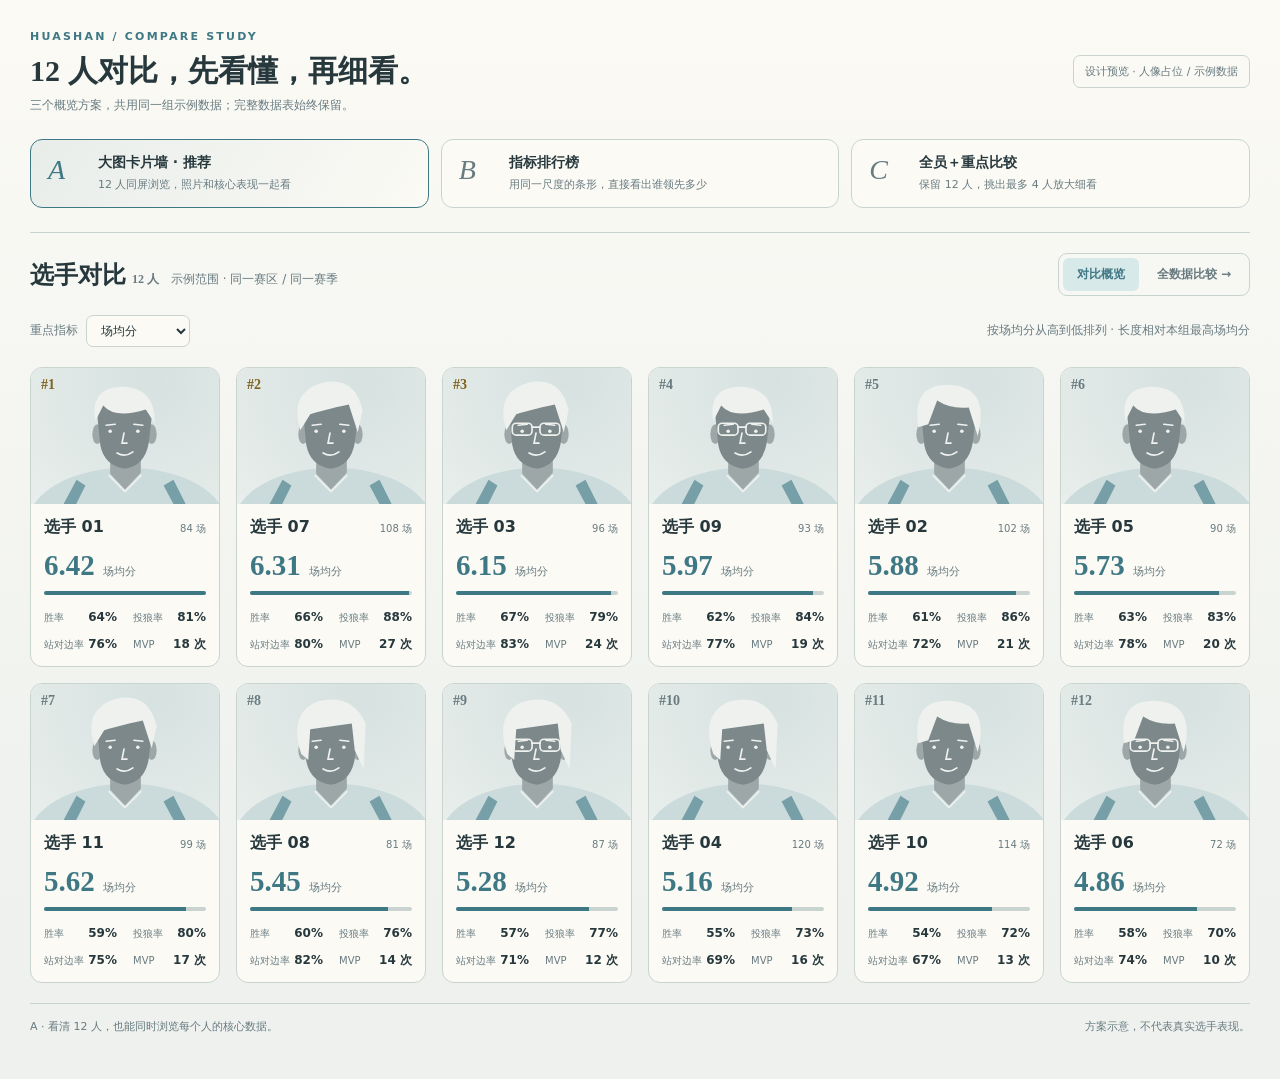
<file: docs/design/compare-view-options.html>
<!doctype html>
<html lang="zh-CN">
<head>
  <meta charset="utf-8">
  <meta name="viewport" content="width=device-width, initial-scale=1">
  <title>12 人对比 · 三种视图方案</title>
  <link rel="stylesheet" href="../../internal/server/web/styles.css">
  <style>
    html{background:var(--bg)}
    .proposal{max-width:1512px;margin:auto;padding:28px 30px 44px}
    .proposal button,.proposal select{font-family:inherit}
    .proposal .eyebrow{color:var(--acc);font-size:11px;letter-spacing:.2em;font-weight:800}
    .proposal-header{display:flex;align-items:center;justify-content:space-between;gap:24px;margin-bottom:24px}
    .proposal-header h1{font:700 30px/1.3 Georgia,"Songti SC",serif;margin:6px 0}
    .proposal-header p{color:var(--sub);font-size:12px;margin:0}
    .proposal .sample-tag{color:var(--sub);font-size:11px;border:1px solid var(--line);padding:7px 11px;border-radius:7px;white-space:nowrap}
    .scheme-picker{display:grid;grid-template-columns:repeat(3,minmax(0,1fr));gap:12px;margin:0 0 24px}
    .scheme-picker button{position:relative;display:grid;grid-template-columns:38px 1fr;gap:12px;padding:14px 17px;background:var(--card);border:1px solid var(--line);color:var(--fg);text-align:left;white-space:normal;border-radius:12px}
    .scheme-picker button[aria-pressed=true]{border-color:var(--acc);background:linear-gradient(120deg,color-mix(in srgb,var(--acc) 10%,var(--card)),var(--card))}
    .scheme-letter{font:italic 28px Georgia,serif;color:var(--sub)}
    .scheme-picker button[aria-pressed=true] .scheme-letter{color:var(--acc)}
    .scheme-picker strong{font-size:14px;display:block}
    .scheme-picker small{display:block;margin-top:4px;color:var(--sub);font-size:11px;font-weight:400;line-height:1.6}
    .stage{border-top:1px solid var(--line);padding-top:20px}
    .stage-head{display:flex;align-items:center;justify-content:space-between;gap:16px;margin-bottom:16px}
    .stage-heading{display:flex;align-items:baseline;gap:12px;flex-wrap:wrap}
    .stage-heading h2{font:700 24px Georgia,"Songti SC",serif;margin:0}
    .stage-heading span{font-size:12px;color:var(--sub)}
    .mode-switch{display:flex;gap:4px;border:1px solid var(--line);border-radius:9px;padding:4px;flex-shrink:0}
    .mode-switch button{background:transparent;color:var(--sub);font-size:12px;padding:8px 14px;border-radius:6px}
    .mode-switch button[aria-pressed=true]{background:var(--acc-d);color:var(--acc)}
    .overview-tools{display:flex;gap:16px;justify-content:space-between;align-items:center;margin-bottom:18px;min-height:37px}
    .overview-tools label{display:flex;gap:8px;align-items:center;margin:0;font-size:12px}
    .overview-tools select{padding:7px 24px 7px 10px;border:1px solid var(--line);border-radius:7px;background:var(--card);color:var(--fg);font-size:12px;max-width:150px}
    .overview-tools p{margin:0;font-size:12px;color:var(--sub)}
    .people-grid{display:grid;grid-template-columns:repeat(6,minmax(0,1fr));gap:16px}
    .person{min-width:0;overflow:hidden;border:1px solid var(--line);border-radius:12px;background:var(--card)}
    .photo{position:relative;background:radial-gradient(ellipse at 65% 10%,color-mix(in srgb,var(--blue) 10%,var(--card2)),var(--card2));overflow:hidden;aspect-ratio:1.38}
    .photo svg{display:block;width:100%;height:100%}
    .portrait-jersey{fill:color-mix(in srgb,var(--blue) 16%,var(--card2))}
    .portrait-skin{fill:color-mix(in srgb,var(--fg) 56%,var(--card2))}
    .portrait-shadow{fill:color-mix(in srgb,var(--fg) 39%,var(--card2))}
    .portrait-hair{fill:var(--bg)}
    .portrait-line{fill:none;stroke:var(--bg);stroke-width:1.7;stroke-linecap:round}
    .portrait-stripe{fill:var(--acc);opacity:.6}
    .photo .rank{position:absolute;top:9px;left:10px;font:700 14px Georgia,serif;color:var(--sub)}
    .photo .rank.leading{color:var(--gold)}
    .person-content{padding:11px 13px 13px}
    .person-name{display:flex;align-items:baseline;justify-content:space-between;gap:8px;margin-bottom:8px}
    .person-name strong{font-size:16px}
    .person-name small{font-size:10px;color:var(--sub)}
    .key-score{display:flex;align-items:baseline;gap:8px}
    .key-score b{font:700 29px/1.2 Georgia,serif;font-variant-numeric:tabular-nums;color:var(--acc)}
    .key-score span{font-size:11px;color:var(--sub)}
    .meter{height:4px;background:var(--line);margin-top:8px;overflow:hidden;border-radius:3px}
    .meter i{display:block;width:var(--value);height:100%;background:var(--acc)}
    .card-stats{display:grid;grid-template-columns:repeat(2,minmax(0,1fr));gap:8px 16px;margin-top:13px}
    .stat{display:flex;align-items:baseline;justify-content:space-between;gap:4px;min-width:0}
    .stat span{font-size:10px;color:var(--sub)}
    .stat b{font-size:12px;font-variant-numeric:tabular-nums}
    .rank-board{display:grid;grid-template-columns:1fr 1fr;gap:0 36px}
    .rank-lane{display:grid;grid-template-columns:27px 68px minmax(0,1fr);gap:13px;align-items:center;padding:12px 0;border-bottom:1px solid var(--line)}
    .lane-no{font:italic 22px Georgia,serif;color:var(--sub)}
    .rank-lane:nth-child(-n+3) .lane-no{color:var(--gold)}
    .rank-lane .photo{height:84px;aspect-ratio:auto;border-radius:7px}
    .lane-top{display:flex;justify-content:space-between;align-items:baseline;gap:12px}
    .lane-top strong{font-size:15px}
    .lane-top b{font:700 25px Georgia,serif;color:var(--acc)}
    .lane-top b small{font:400 11px inherit;color:var(--sub);margin-left:4px}
    .rank-lane .meter{height:8px;margin:6px 0 10px}
    .lane-facts{display:flex;flex-wrap:wrap;gap:6px 18px;font-size:11px;color:var(--sub)}
    .lane-facts b{color:var(--fg);font-weight:500;margin-left:4px}
    .rank-board{grid-auto-flow:column;grid-template-rows:repeat(6,auto)}
    .focus-roster{display:grid;grid-template-columns:repeat(12,minmax(0,1fr));gap:10px;margin-bottom:24px}
    .focus-person{min-width:0;padding:0 0 7px;border:1px solid transparent;border-radius:8px;background:transparent;color:var(--sub);overflow:hidden;font-size:11px}
    .focus-person[aria-pressed=true]{border-color:var(--acc);color:var(--fg);background:var(--acc-d)}
    .focus-person .photo{aspect-ratio:1.05;margin-bottom:7px;opacity:.65}
    .focus-person[aria-pressed=true] .photo{opacity:1}
    .focus-title{display:flex;justify-content:space-between;align-items:center;gap:12px;margin:0 0 14px}
    .focus-title strong{font-size:15px}.focus-title span{color:var(--sub);font-size:12px}
    .focus-grid{display:grid;grid-template-columns:repeat(4,minmax(0,1fr));gap:18px}
    .focus-grid .photo{aspect-ratio:1.3}
    .focus-grid .person-content{padding:16px 18px}
    .focus-grid .person-name strong{font-size:20px}
    .focus-grid .key-score b{font-size:34px}
    .focus-metric{margin-top:15px}
    .focus-metric .stat span{font-size:12px}.focus-metric .stat b{font-size:15px}
    .focus-metric .meter{height:6px}
    .focus-metric.best .stat b{color:var(--gold)}
    .focus-metric.best .meter i{background:var(--gold)}
    .focus-grid .empty-focus{border:1px dashed var(--line);border-radius:12px;display:grid;place-items:center;padding:26px;color:var(--sub);min-height:200px;font-size:13px}
    .detail-note{color:var(--sub);font-size:12px;margin:0 0 16px}
    .detail-wrap{overflow:auto;border:1px solid var(--line);border-radius:12px}
    .detail-table{min-width:1140px;margin:0;border-collapse:collapse;font-size:12px}
    .detail-table th,.detail-table td{text-align:right;padding:11px 16px;border-bottom:1px solid var(--line);white-space:nowrap}
    .detail-table th{font-size:11px;background:var(--card2)}
    .detail-table th:first-child,.detail-table td:first-child{text-align:left;position:sticky;left:0;z-index:1;background:var(--card)}
    .detail-name{display:flex;align-items:center;gap:10px}
    .detail-name .photo{width:34px;height:44px;border-radius:5px;aspect-ratio:auto}
    .detail-table .best{color:var(--acc);background:color-mix(in srgb,var(--acc) 6%,var(--card))}
    .stage-foot{margin-top:20px;padding-top:14px;border-top:1px solid var(--line);display:flex;gap:16px;justify-content:space-between;font-size:11px;color:var(--sub)}
    @media(min-width:1700px){.photo{aspect-ratio:1.2}}
    @media(max-width:1100px){.proposal{padding:20px}.people-grid{grid-template-columns:repeat(4,minmax(0,1fr))}.focus-roster{grid-template-columns:repeat(6,minmax(0,1fr))}.focus-person .photo{aspect-ratio:1.6}.focus-grid{gap:12px}.focus-grid .person-content{padding:12px}.rank-board{gap:0 22px}}
    @media(max-width:760px){.proposal{padding:18px 12px}.proposal-header{align-items:flex-start}.proposal-header h1{font-size:25px}.scheme-picker{gap:7px}.scheme-picker button{display:block;padding:12px}.scheme-letter{display:block;font-size:23px;margin-bottom:4px}.scheme-picker strong{font-size:12px}.scheme-picker small{font-size:11px}.stage-head{align-items:flex-start;flex-direction:column}.people-grid{grid-template-columns:repeat(3,minmax(0,1fr));gap:10px}.rank-board{grid-template-columns:1fr;grid-template-rows:none;grid-auto-flow:row}.focus-grid{grid-template-columns:repeat(2,minmax(0,1fr))}.overview-tools{align-items:flex-start}.overview-tools p{max-width:56%}.stage-foot{flex-direction:column;gap:6px}.card-stats{grid-template-columns:1fr;gap:5px}.person-content{padding:10px}.focus-title{align-items:flex-start;flex-direction:column}}
    @media(max-width:430px){.people-grid{grid-template-columns:repeat(2,minmax(0,1fr))}.proposal-header{flex-direction:column;gap:10px}.scheme-picker small{display:none}.scheme-picker button{padding:10px}.scheme-picker strong{font-size:11px}.focus-roster{gap:6px}.focus-person{font-size:10px}.focus-person .photo{aspect-ratio:.95}.person-name{flex-wrap:wrap;gap:3px}.overview-tools{flex-direction:column;gap:9px}.overview-tools p{max-width:none}.focus-grid .person-content{padding:10px}}
    @media(prefers-reduced-motion:reduce){.proposal *{transition:none!important}}
  </style>
</head>
<body>
<main class="proposal" id="compare-proposals">
  <header class="proposal-header">
    <div><div class="eyebrow">HUASHAN / COMPARE STUDY</div><h1>12 人对比，先看懂，再细看。</h1><p>三个概览方案，共用同一组示例数据；完整数据表始终保留。</p></div>
    <span class="sample-tag">设计预览 · 人像占位 / 示例数据</span>
  </header>
  <nav class="scheme-picker" aria-label="选择设计方案">
    <button type="button" data-scheme="wall" aria-pressed="true"><span class="scheme-letter">A</span><span><strong>大图卡片墙 · 推荐</strong><small>12 人同屏浏览，照片和核心表现一起看</small></span></button>
    <button type="button" data-scheme="ranking" aria-pressed="false"><span class="scheme-letter">B</span><span><strong>指标排行榜</strong><small>用同一尺度的条形，直接看出谁领先多少</small></span></button>
    <button type="button" data-scheme="focus" aria-pressed="false"><span class="scheme-letter">C</span><span><strong>全员＋重点比较</strong><small>保留 12 人，挑出最多 4 人放大细看</small></span></button>
  </nav>
  <section class="stage" aria-label="对比页面预览">
    <div class="stage-head">
      <div class="stage-heading"><h2>选手对比 <span>12 人</span></h2><span>示例范围 · 同一赛区 / 同一赛季</span></div>
      <div class="mode-switch" aria-label="比较模式"><button type="button" data-mode="overview" aria-pressed="true">对比概览</button><button type="button" data-mode="detail" aria-pressed="false">全数据比较 →</button></div>
    </div>
    <div class="overview-tools" id="overview-tools"><label for="metric">重点指标 <select id="metric"><option value="avg">场均分</option><option value="win">胜率</option><option value="vote">投狼率</option><option value="side">站对边率</option></select></label><p id="view-caption">按场均分从高到低排列 · 所有进度条共用尺度</p></div>
    <div id="comparison-view"></div>
    <footer class="stage-foot"><span id="view-footnote">每人 1 项重点指标＋4 项辅助数据，减少来回找数值。</span><span>方案示意，不代表真实选手表现。</span></footer>
  </section>
</main>
<script>
(() => {
  const root = document.getElementById('compare-proposals');
  const target = root.querySelector('#comparison-view');
  const metricSelect = root.querySelector('#metric');
  const info = {
    avg: { label: '场均分', unit: '分', format: v => v.toFixed(2) },
    win: { label: '胜率', unit: '%', format: v => String(v) },
    vote: { label: '投狼率', unit: '%', format: v => String(v) },
    side: { label: '站对边率', unit: '%', format: v => String(v) },
  };
  const players = [
    [6.42,64,81,76,84,18,6,3], [5.88,61,86,72,102,21,8,4],
    [6.15,67,79,83,96,24,7,2], [5.16,55,73,69,120,16,9,5],
    [5.73,63,83,78,90,20,5,4], [4.86,58,70,74,72,10,6,3],
    [6.31,66,88,80,108,27,9,2], [5.45,60,76,82,81,14,6,4],
    [5.97,62,84,77,93,19,8,3], [4.92,54,72,67,114,13,10,6],
    [5.62,59,80,75,99,17,7,5], [5.28,57,77,71,87,12,5,4],
  ].map(([avg,win,vote,side,matches,mvp,svp,bgx],i) => ({id:i+1,name:'选手 '+String(i+1).padStart(2,'0'),avg,win,vote,side,matches,mvp,svp,bgx}));
  let scheme = 'wall';
  let mode = 'overview';
  let metric = 'avg';
  let focused = [1,3,7,9];
  const sorted = () => [...players].sort((a,b) => b[metric] - a[metric] || a.id - b.id);
  const formatted = (p,k) => info[k].format(p[k]) + (info[k].unit === '%' ? '%' : '');
  const maxFor = k => k === 'avg' ? Math.max(...players.map(p => p[k])) : 100;
  const bar = (p,k) => `<div class="meter" aria-hidden="true"><i style="--value:${p[k]/maxFor(k)*100}%"></i></div>`;
  // Neutral vector placeholders show the intended crop and size without using real player images.
  function portrait(p) {
    const hair = [
      'M65 63Q59 29 91 28Q126 28 125 65L116 51Q85 61 73 47Z',
      'M64 69Q57 25 95 26Q137 28 124 78L115 49Q97 51 83 42L74 66Z',
      'M64 72Q52 34 86 24Q119 17 127 52L122 74L113 46Q85 52 74 56Z',
      'M65 80Q52 42 78 28Q115 16 130 49L128 95L119 76L116 49L74 55L72 86Z',
    ][(p.id-1)%4];
    const glasses = p.id%3 === 0 ? '<g class="portrait-line"><rect x="70" y="65" width="20" height="12" rx="4"/><rect x="98" y="65" width="20" height="12" rx="4"/><path d="M90 69h8"/></g>' : '';
    return `<svg viewBox="0 0 190 156" role="img" aria-label="${p.name}的人像占位图" preserveAspectRatio="xMidYMid slice"><ellipse cx="97" cy="166" rx="100" ry="56" class="portrait-jersey"/><path d="M80 95v22l15 19 16-19V95Z" class="portrait-shadow"/><path d="M34 151l25-30 20-6 16 17 16-17 20 7 26 34Z" class="portrait-jersey"/><path d="M55 128l-14 28H28l18-34ZM134 128l15 28h12l-17-34Z" class="portrait-stripe"/><ellipse cx="67" cy="76" rx="5" ry="10" class="portrait-shadow"/><ellipse cx="122" cy="76" rx="5" ry="10" class="portrait-shadow"/><path d="M67 57Q67 30 95 31Q123 31 122 59L119 85Q115 108 95 111Q74 108 70 87Z" class="portrait-skin"/><path d="${hair}" class="portrait-hair"/><path d="M76 67l9-1m19 0 9 1m-19 8-2 10h5m-10 10q8 5 16-1" class="portrait-line"/>${glasses}<circle cx="80" cy="73" r="1.8" class="portrait-hair"/><circle cx="108" cy="73" r="1.8" class="portrait-hair"/><path d="M79 118l16 16 16-16" class="portrait-line"/></svg>`;
  }
  function score(p) {
    return `<div class="key-score"><b>${formatted(p,metric)}</b><span>${info[metric].label}</span></div>`;
  }
  function wall() {
    return `<div class="people-grid">${sorted().map((p,i) => `<article class="person"><div class="photo">${portrait(p)}<span class="rank${i<3?' leading':''}">#${i+1}</span></div><div class="person-content"><div class="person-name"><strong>${p.name}</strong><small>${p.matches} 场</small></div>${score(p)}${bar(p,metric)}<div class="card-stats">${Object.keys(info).filter(k=>k!==metric).map(k=>`<div class="stat"><span>${info[k].label}</span><b>${formatted(p,k)}</b></div>`).join('')}<div class="stat"><span>MVP</span><b>${p.mvp} 次</b></div></div></div></article>`).join('')}</div>`;
  }
  function ranking() {
    return `<div class="rank-board">${sorted().map((p,i)=>`<article class="rank-lane"><span class="lane-no">${String(i+1).padStart(2,'0')}</span><div class="photo">${portrait(p)}</div><div><div class="lane-top"><strong>${p.name}</strong><b>${formatted(p,metric)}<small>${metric==='avg'?'分':''}</small></b></div>${bar(p,metric)}<div class="lane-facts"><span>场次<b>${p.matches}</b></span><span>${metric==='win'?'场均分':'胜率'}<b>${formatted(p,metric==='win'?'avg':'win')}</b></span><span>MVP<b>${p.mvp}</b></span></div></div></article>`).join('')}</div>`;
  }
  function focus() {
    const people = players.filter(p=>focused.includes(p.id));
    const roster = `<div class="focus-roster" aria-label="选择重点比较选手">${players.map(p=>`<button type="button" class="focus-person" data-person="${p.id}" aria-label="${p.name}，${focused.includes(p.id)?'取消重点比较':'加入重点比较'}" aria-pressed="${focused.includes(p.id)}"${!focused.includes(p.id)&&focused.length>=4?' disabled':''}><div class="photo">${portrait(p)}</div>${p.name}</button>`).join('')}</div>`;
    const cards = people.map(p=>`<article class="person"><div class="photo">${portrait(p)}</div><div class="person-content"><div class="person-name"><strong>${p.name}</strong><small>${p.matches} 场</small></div>${score(p)}${Object.keys(info).map(k=>{
      const best=people.length>1&&p[k]===Math.max(...people.map(person=>person[k]));
      return `<div class="focus-metric${best?' best':''}"><div class="stat"><span>${info[k].label}</span><b>${best?'领先 · ':''}${formatted(p,k)}</b></div>${bar(p,k)}</div>`;
    }).join('')}</div></article>`).join('');
    return roster+`<div class="focus-title"><strong>重点比较 ${people.length} / 4 人</strong><span role="status">${people.length===4?'已选满 4 人；先取消一位，再选择其他人。':'点击上方选手加入；未选的人仍保留在 12 人名单中。'}</span></div><div class="focus-grid">${cards}${people.length<4?'<div class="empty-focus">从上方名单加入选手</div>':''}</div>`;
  }
  function details() {
    const cols = [['avg','场均分'],['win','胜率'],['vote','投狼率'],['side','站对边率'],['matches','总场次'],['mvp','MVP'],['svp','尽力'],['bgx','背锅']];
    return `<p class="detail-note">全数据比较入口示意。正式版在这里沿用现有完整表格及“按阵营 / 按身份 / 同场对比”，预览只列出示例数据中的字段。</p><div class="detail-wrap"><table class="detail-table"><thead><tr><th>选手</th>${cols.map(([,label])=>`<th>${label}</th>`).join('')}</tr></thead><tbody>${sorted().map(p=>`<tr><td><div class="detail-name"><div class="photo">${portrait(p)}</div><strong>${p.name}</strong></div></td>${cols.map(([key])=>`<td${info[key]&&p[key]===Math.max(...players.map(person=>person[key]))?' class="best"':''}>${info[key]?formatted(p,key):p[key]}</td>`).join('')}</tr>`).join('')}</tbody></table></div>`;
  }
  function render() {
    root.querySelectorAll('[data-scheme]').forEach(button=>button.setAttribute('aria-pressed',String(button.dataset.scheme===scheme)));
    root.querySelectorAll('[data-mode]').forEach(button=>button.setAttribute('aria-pressed',String(button.dataset.mode===mode)));
    root.querySelector('#overview-tools').hidden = mode==='detail';
    metricSelect.closest('label').hidden = scheme==='focus';
    const caption = scheme==='focus'?'金色标出重点比较选手中的领先值':`按${info[metric].label}从高到低排列 · ${metric==='avg'?'长度相对本组最高场均分':'所有条形共用 0–100% 尺度'}`;
    root.querySelector('#view-caption').textContent=caption;
    root.querySelector('#view-footnote').textContent=mode==='detail'?'返回“对比概览”会保留刚才的方案、指标和选手。':{
      wall:'A · 看清 12 人，也能同时浏览每个人的核心数据。',
      ranking:'B · 两列依次展示第 1–6 名、第 7–12 名，适合快速看差距。',
      focus:'C · 先从 12 人中选择，最多放大比较 4 人；适合重点分析。',
    }[scheme];
    target.innerHTML=mode==='detail'?details():scheme==='wall'?wall():scheme==='ranking'?ranking():focus();
  }
  root.addEventListener('click',event=>{
    const button=event.target.closest('button');
    if(!button||!root.contains(button))return;
    if(button.dataset.scheme){scheme=button.dataset.scheme;mode='overview';render();}
    else if(button.dataset.mode){mode=button.dataset.mode;render();}
    else if(button.dataset.person){
      const id=Number(button.dataset.person);
      focused=focused.includes(id)?focused.filter(value=>value!==id):focused.length<4?[...focused,id]:focused;
      render();
      target.querySelector(`[data-person="${id}"]`).focus();
    }
  });
  metricSelect.addEventListener('change',()=>{metric=metricSelect.value;render();});
  render();
})();
</script>
</body>
</html>
</file>
<file: internal/server/web/styles.css>
:root{--bg:#eef1ee;--card:#fbfaf5;--card2:#e8eeeb;--line:#c9d4d0;--fg:#27383d;--sub:#687b80;--acc:#3f7885;--acc-d:#d8e9e9;--gold:#80621f;--blue:#326f80;--danger:#aa4238;--hover:#e1e9e5;--on-acc:#ffffff;--button-top:#568f9b;--button-bottom:#356d79;--radar-series-1:#729ba3;--radar-series-2:#b08b43;--radar-series-3:#3f7885;--radar-series-4:#aa4238;color-scheme:light}
/* 特性画像档位色：偏低一侧冷色(--blue 系)、偏高一侧暖色(--gold 系)、中等中性灰；引主题变量按主题自动适配，
   极档向 --fg 收拢保证深浅主题都有对比度（各主题实测对比度 3.3~9.5，档位文字自带名称、不靠颜色单独表意）。 */
:root{--band-vlow:color-mix(in srgb,var(--blue) 80%,var(--fg));--band-low:color-mix(in srgb,var(--blue) 55%,var(--sub));--band-mid:var(--sub);--band-high:color-mix(in srgb,var(--gold) 55%,var(--sub));--band-vhigh:color-mix(in srgb,var(--gold) 80%,var(--fg))}
*{box-sizing:border-box;-webkit-tap-highlight-color:transparent}
[hidden]{display:none!important}
body{margin:0;color:var(--fg);font:15px/1.55 -apple-system,"PingFang SC","Microsoft YaHei",system-ui,sans-serif;background:linear-gradient(180deg,var(--card),var(--bg)) fixed;}
.wrap{max-width:none;margin:0 auto;padding:14px 18px 48px}
.head{display:flex;align-items:baseline;gap:10px;margin-bottom:2px}
.head h1{font-size:20px;margin:0;letter-spacing:.5px}
.sub{color:var(--sub);font-size:12.5px;margin-bottom:16px}
.bar{background:var(--card);border:1px solid var(--line);border-radius:16px;padding:12px;display:flex;flex-direction:column;gap:10px}
.line{display:flex;gap:10px;align-items:flex-end}
.f{flex:1} label{display:block;font-size:11.5px;color:var(--sub);margin-bottom:5px}
input{width:100%;background:#0b0f15;border:1px solid var(--line);color:var(--fg);border-radius:11px;padding:11px 12px;font-size:15px;outline:none;transition:border-color .15s}
input:focus{border-color:var(--acc)}
button{background:linear-gradient(180deg,var(--button-top),var(--button-bottom));color:var(--on-acc);border:0;border-radius:11px;padding:12px 18px;font-size:15px;font-weight:800;cursor:pointer;transition:filter .15s,transform .05s;white-space:nowrap}
button:hover{filter:brightness(1.06)} button:active{transform:translateY(1px)} button:disabled{opacity:.4;cursor:not-allowed}
button:focus-visible,a:focus-visible,input:focus-visible,select:focus-visible,[tabindex]:focus-visible{outline:3px solid color-mix(in srgb,var(--acc) 42%,transparent);outline-offset:2px}
body.modal-open{overflow:hidden}

.credit{color:var(--sub)}
.credit b{color:var(--fg)}
.about-card{max-width:560px}
.about-body{padding:16px;line-height:1.7}
.about-body h4{margin:14px 0 6px;font-size:14px;color:var(--acc)}
.about-body h4:first-child{margin-top:0}
.about-body ol{margin:0;padding-left:22px} .about-body li{margin:4px 0}
.about-body a{color:var(--blue)}
.about-credit{margin-top:16px;padding-top:12px;border-top:1px solid var(--line);color:var(--sub);font-size:12px;text-align:right}
.about-credit b{color:var(--fg)}
.about-body ul{margin:6px 0;padding-left:20px;line-height:1.7}
.about-submenu{margin:16px 0;padding:0 13px;border:1px solid var(--line);border-radius:12px;background:var(--card2)}.about-submenu summary{padding:11px 0;cursor:pointer;color:var(--fg);font-size:13px;font-weight:800}.about-submenu[open] summary{border-bottom:1px solid var(--line)}.about-submenu-body{padding:12px 0}.about-submenu-body p{margin:0 0 10px;color:var(--sub);font-size:12px}.about-submenu-body .copy-btn{color:var(--on-acc)}

/* 主题选择：色板直接预览视觉语言，当前主题用描边和勾选标记确认。 */
.theme-card{max-width:860px}.theme-card .ov-head>div small{display:block;margin-bottom:3px;color:var(--acc);font:800 9px/1 ui-monospace,Consolas,monospace;letter-spacing:.18em}.theme-body{padding:18px 2px 4px}.theme-body>p{margin:0 0 14px;color:var(--sub);font-size:12px}.theme-grid{display:grid;grid-template-columns:repeat(2,minmax(0,1fr));gap:10px}.theme-option{position:relative;min-width:0;padding:10px;text-align:left;white-space:normal;color:var(--fg);border:1px solid var(--line);border-radius:15px;background:var(--card2);box-shadow:none}.theme-option:hover{filter:none;transform:translateY(-2px);border-color:var(--acc)}.theme-option.selected{border-color:var(--acc);box-shadow:0 0 0 2px color-mix(in srgb,var(--acc) 18%,transparent)}.theme-preview{position:relative;display:block;height:106px;overflow:hidden;border:1px solid color-mix(in srgb,var(--line) 72%,transparent);border-radius:10px;background:var(--card)}.theme-preview i{position:absolute;display:block}.theme-preview-team{background:linear-gradient(112deg,var(--preview-surface) 0 48%,var(--preview-deep) 48% 62%,var(--preview-primary) 62% 75%,var(--preview-accent) 75% 80%,var(--preview-surface) 80%)}.theme-preview-team::after{content:"";position:absolute;inset:0;background:linear-gradient(transparent 64%,color-mix(in srgb,var(--preview-deep) 8%,transparent) 64%)}.theme-preview-team img{position:absolute;z-index:2;width:78px;height:78px;left:50%;top:50%;object-fit:contain;transform:translate(-50%,-50%);filter:drop-shadow(0 4px 7px color-mix(in srgb,var(--preview-deep) 24%,transparent))}.theme-preview-team i:first-of-type{left:10px;top:10px;width:28px;height:5px;border-radius:3px;background:var(--preview-secondary)}.theme-preview-team i:nth-of-type(2){right:10px;bottom:10px;width:31px;height:5px;border-radius:3px;background:var(--preview-accent)}.theme-preview-brand{background:linear-gradient(180deg,var(--preview-sky) 0,var(--preview-ground) 66%,var(--preview-surface))}.theme-preview-brand i:first-of-type{left:12px;right:12px;bottom:16px;height:4px;border-radius:2px;background:var(--preview-accent)}.theme-preview-brand i:nth-of-type(2){left:12px;right:56%;bottom:8px;height:4px;border-radius:2px;background:var(--preview-primary)}.theme-option-copy{display:block;padding:11px 3px 3px}.theme-option-copy small,.theme-option-copy b,.theme-option-copy em{display:block}.theme-option-copy small{color:var(--acc);font-size:9px;font-weight:900;letter-spacing:.16em}.theme-option-copy b{margin-top:3px;font:700 20px/1.2 Georgia,"Songti SC",serif}.theme-option-copy em{min-height:36px;margin-top:5px;color:var(--sub);font-size:11px;font-style:normal;line-height:1.55}.theme-check{position:absolute;display:grid;place-items:center;right:16px;top:124px;width:21px;height:21px;border-radius:50%;color:transparent;background:transparent;border:1px solid var(--line);font-size:12px}.theme-option.selected .theme-check{color:var(--on-acc);background:var(--acc);border-color:var(--acc)}

/* 首页与全页面导航。 */
.home-page{width:min(1180px,100%);min-height:calc(100vh - 62px);margin:0 auto;display:grid;grid-template-columns:1.05fr 1fr;grid-template-rows:auto 1fr auto auto;gap:18px 58px;align-items:center;padding:30px clamp(12px,4vw,54px);position:relative;overflow:hidden;isolation:isolate}
.home-page>*{position:relative;z-index:1}
.home-page::before{content:"";position:absolute;width:520px;height:520px;border:1px solid color-mix(in srgb,var(--acc) 22%,transparent);border-radius:50%;right:-210px;top:-250px;box-shadow:0 0 0 72px color-mix(in srgb,var(--acc) 4%,transparent),0 0 0 144px color-mix(in srgb,var(--acc) 3%,transparent);pointer-events:none}
.home-topline{grid-column:1/-1;display:flex;align-items:center;justify-content:space-between;min-height:56px}.home-mark{color:var(--acc);font:800 11px/1 ui-monospace,Consolas,monospace;letter-spacing:.28em}.home-team-brand{display:none;align-items:center;gap:12px;padding:4px 0 4px 14px;border-left:3px solid var(--gold)}.home-team-brand img{width:116px;height:116px;object-fit:contain;filter:drop-shadow(0 8px 13px rgba(12,21,79,.18))}.home-team-brand span,.home-team-brand b,.home-team-brand small{display:block}.home-team-brand b{color:var(--fg);font:800 18px/1.1 Georgia,"Songti SC",serif}.home-team-brand small{margin-top:4px;color:var(--acc);font:800 8px/1 ui-monospace,Consolas,monospace;letter-spacing:.16em}
.home-brand-mark{display:none}.home-brand-mark img{display:block;width:216px;filter:drop-shadow(0 6px 14px color-mix(in srgb,var(--fg) 22%,transparent))}
.home-hero small,.page-head small{display:block;color:var(--acc);font:800 10px/1.2 ui-monospace,Consolas,monospace;letter-spacing:.18em;margin-bottom:12px}
.home-hero h1{margin:0;font:700 clamp(40px,4.3vw,58px)/1.05 Georgia,"Songti SC",serif;letter-spacing:-.045em}
.home-hero p{max-width:420px;margin:26px 0 0;color:var(--sub);font-size:14px}
.home-choices{display:grid;gap:10px;position:relative}
.home-choice{min-height:142px;padding:18px 22px;text-align:left;white-space:normal;border:1px solid var(--line);border-radius:18px;background:linear-gradient(145deg,var(--card),var(--card2));color:var(--fg);display:grid;grid-template-columns:auto 1fr;grid-template-rows:auto auto auto 1fr;gap:3px 16px;box-shadow:0 18px 50px rgba(0,0,0,.12);transition:transform .18s,border-color .18s,box-shadow .18s}
.home-choice:hover{filter:none;transform:translateY(-3px);border-color:var(--acc);box-shadow:0 22px 60px rgba(0,0,0,.24)}.home-choice:active{transform:translateY(-1px)}
.home-choice.personal{background:radial-gradient(circle at 100% 0,rgba(124,196,255,.13),transparent 45%),var(--card)}
.home-choice.events{background:radial-gradient(circle at 100% 0,rgba(243,201,105,.13),transparent 45%),var(--card)}
.home-choice.tools{background:radial-gradient(circle at 100% 0,rgba(255,107,107,.12),transparent 45%),var(--card)}
.home-no{grid-row:1/5;color:var(--sub);font:700 11px/1 ui-monospace,Consolas,monospace}.home-icon{justify-self:end;color:var(--sub);font-size:11px;border:1px solid var(--line);border-radius:999px;padding:3px 9px}
.home-choice strong{font:700 24px/1.25 Georgia,"Songti SC",serif}.home-choice small{color:var(--sub);font-size:12px}.home-choice i{align-self:end;color:var(--acc);font-style:normal;font-size:12px;font-weight:800}
.home-actions{grid-column:1/-1;display:grid;grid-template-columns:150px minmax(0,1fr);align-items:center;gap:18px;padding:13px 0;border-top:1px solid var(--line);border-bottom:1px solid var(--line);position:relative}
.home-actions-title b,.home-actions-title span{display:block}.home-actions-title b{font:700 16px/1.2 Georgia,"Songti SC",serif}.home-actions-title span{color:var(--sub);font-size:10px;margin-top:4px}
.home-action-list{display:grid;grid-template-columns:repeat(6,minmax(0,1fr));gap:6px}.home-action-list button{min-width:0;padding:9px 6px;background:transparent;border:1px solid transparent;border-radius:10px;color:var(--sub);display:flex;flex-direction:column;align-items:center;gap:3px}.home-action-list button:hover{filter:none;color:var(--fg);border-color:var(--line);background:var(--card)}.home-action-list button>span{color:var(--acc);font:800 18px/1 ui-monospace,Consolas,monospace}.home-action-list button>b{font-size:11px}.home-action-list button>small{font-size:8px;line-height:1;color:var(--acc)}.home-action-list button.danger>span{color:var(--danger)}
.home-foot{grid-column:1/-1;text-align:center;color:var(--sub);font-size:11px;letter-spacing:.06em}.home-foot b{color:var(--fg)}.home-credit{white-space:nowrap}
.page-credit{margin:32px auto 10px;text-align:center;color:var(--sub);font-size:11px;letter-spacing:.06em;opacity:.85}.page-credit b{color:var(--fg)}
.app-page{width:min(1320px,100%);margin:0 auto}.personal-content{max-width:1040px;margin:0 auto}.page-head{height:74px;display:flex;align-items:center;gap:24px;border-bottom:1px solid var(--line);margin-bottom:14px}.page-head small{margin:0 0 3px}.page-head h1{font:700 25px/1.1 Georgia,"Songti SC",serif;margin:0}.page-back{background:transparent;color:var(--sub);border:1px solid var(--line);padding:8px 13px;font-size:12px}.page-back:hover{filter:none;color:var(--acc);border-color:var(--acc)}

/* 华山工具箱：规则速查是首个工具，卡片网格可直接承接后续计算器。 */
.tools-content{max-width:1200px;margin:0 auto;padding:34px 18px 50px}.tools-intro{max-width:680px}.tools-intro>span{color:var(--acc);font-size:10px;font-weight:900;letter-spacing:.2em}.tools-intro h2{margin:8px 0 10px;font:700 clamp(30px,4vw,48px)/1.08 Georgia,"Songti SC",serif;letter-spacing:-.025em}.tools-intro p{margin:0;color:var(--sub);font-size:13px;line-height:1.8}.tool-grid{display:grid;grid-template-columns:repeat(3,minmax(0,1fr));gap:14px;margin-top:34px}.tool-card{min-height:220px;padding:24px;text-align:left;white-space:normal;color:var(--fg);border:1px solid var(--line);border-radius:20px;background:radial-gradient(circle at 100% 0,color-mix(in srgb,var(--gold) 15%,transparent),transparent 48%),var(--card);display:grid;grid-template-columns:64px 1fr;grid-template-rows:1fr auto;gap:18px;box-shadow:0 18px 45px rgba(0,0,0,.12)}.tool-card:hover{filter:none;transform:translateY(-2px);border-color:var(--gold)}.tool-symbol{display:grid;place-items:center;width:64px;height:64px;border:1px solid color-mix(in srgb,var(--gold) 45%,var(--line));border-radius:17px;color:var(--gold);font:700 28px/1 Georgia,"Songti SC",serif;background:color-mix(in srgb,var(--gold) 8%,var(--card2))}.tool-copy small,.tool-copy strong,.tool-copy i{display:block}.tool-copy small{color:var(--gold);font:800 9px/1.2 ui-monospace,Consolas,monospace;letter-spacing:.15em}.tool-copy strong{margin-top:9px;font:700 26px/1.2 Georgia,"Songti SC",serif}.tool-copy i{margin-top:7px;color:var(--sub);font-size:12px;font-style:normal}.tool-enter{grid-column:1/-1;align-self:end;color:var(--acc);font-size:12px;font-weight:800}
.tool-card.draw-card{background:radial-gradient(circle at 100% 0,color-mix(in srgb,var(--acc) 17%,transparent),transparent 48%),var(--card)}
.tool-card.group-card-entry{background:radial-gradient(circle at 100% 0,color-mix(in srgb,#d99537 18%,transparent),transparent 48%),var(--card)}

/* 分组模拟器：种子排名是左侧依据，四组卡片是实时抽签结果。 */
.group-tool-body{max-width:1460px;margin:0 auto;padding:28px 18px 50px}.group-filters{display:grid;grid-template-columns:repeat(3,minmax(150px,1fr)) auto;align-items:end;gap:10px;margin-bottom:18px}.group-filters label{display:flex;flex-direction:column;gap:6px}.group-filters label span{color:var(--sub);font-size:10px;font-weight:800}.group-filters select{width:100%;padding:10px 12px;color:var(--fg);border:1px solid var(--line);border-radius:10px;background:var(--card2)}.group-empty{display:flex;min-height:190px;align-items:center;justify-content:center;flex-direction:column;gap:8px;text-align:center;border:1px solid var(--line);border-radius:18px;background:radial-gradient(circle at 50% 0,color-mix(in srgb,#d99537 10%,transparent),transparent 55%),var(--card)}.group-empty b{font:700 21px/1.3 Georgia,"Songti SC",serif}.group-empty span{color:var(--sub);font-size:12px}.group-error{display:flex;align-items:center;justify-content:space-between;gap:16px;margin-top:14px}.group-summary{display:flex;align-items:center;justify-content:space-between;gap:24px;padding:24px 26px;border:1px solid color-mix(in srgb,#d99537 38%,var(--line));border-radius:20px;background:linear-gradient(110deg,color-mix(in srgb,#d99537 12%,var(--card)),var(--card) 58%);box-shadow:0 18px 50px rgba(0,0,0,.1)}.group-summary>div:first-child{display:flex;min-width:0;flex-direction:column}.group-summary small,.group-section-head small{color:#d99537;font:900 9px/1.2 ui-monospace,Consolas,monospace;letter-spacing:.16em}.group-summary b{margin-top:5px;font:700 30px/1.2 Georgia,"Songti SC",serif}.group-summary span{margin-top:6px;color:var(--sub);font-size:13px}.group-actions{display:flex;flex-wrap:wrap;justify-content:flex-end;gap:8px}.group-actions .secondary{color:var(--fg);border-color:color-mix(in srgb,#d99537 45%,var(--line));background:color-mix(in srgb,#d99537 12%,var(--card2))}.group-actions .ghost{color:var(--sub);border-color:var(--line);background:transparent}.group-board{display:grid;grid-template-columns:repeat(4,minmax(0,1fr));gap:16px;margin-top:18px}.group-card{overflow:hidden;min-height:360px;border:2px solid color-mix(in srgb,var(--group-color) 34%,var(--line));border-radius:22px;background:var(--card);box-shadow:0 18px 42px rgba(0,0,0,.12)}.group-card header{display:grid;grid-template-columns:68px 1fr auto;align-items:center;gap:14px;padding:20px;border-bottom:1px solid var(--line);background:linear-gradient(120deg,color-mix(in srgb,var(--group-color) 20%,var(--card2)),var(--card2))}.group-card header>span{display:grid;place-items:center;width:62px;height:62px;color:white;border-radius:18px;background:var(--group-color);font:900 34px/1 Georgia,serif;box-shadow:0 10px 26px color-mix(in srgb,var(--group-color) 34%,transparent)}.group-card header small,.group-card header h3{display:block}.group-card header small{color:var(--sub);font:800 9px/1 ui-monospace,Consolas,monospace;letter-spacing:.13em}.group-card header h3{margin:5px 0 0;font:700 25px/1.1 Georgia,"Songti SC",serif}.group-card header>b{color:var(--sub);font-size:13px}.group-a{--group-color:#c34f45}.group-b{--group-color:#357ea1}.group-c{--group-color:#c08828}.group-d{--group-color:#3d8564}.group-card ol{list-style:none;margin:0;padding:8px 18px}.group-card li{display:grid;grid-template-columns:34px 1fr;align-items:center;gap:11px;min-height:58px;border-bottom:1px solid var(--line)}.group-card li:last-child{border-bottom:0}.group-card li>span{display:grid;place-items:center;width:29px;height:29px;color:var(--group-color);border:1px solid color-mix(in srgb,var(--group-color) 38%,var(--line));border-radius:50%;font-size:12px;font-weight:900}.group-card li b,.group-card li small{display:block}.group-card li b{font-size:17px}.group-card li small{margin-top:3px;color:var(--sub);font-size:11px}.group-card .group-placeholder{display:flex;justify-content:center;color:var(--sub);font-size:13px;border:0}.group-card li.just-drawn{animation:group-reveal .48s cubic-bezier(.2,.85,.3,1) both}.group-seeds{overflow:hidden;margin-top:18px;border:1px solid var(--line);border-radius:17px;background:var(--card)}.group-section-head{display:flex;align-items:center;justify-content:space-between;gap:16px;padding:16px 18px;border-bottom:1px solid var(--line)}.group-section-head h3{margin:4px 0 0;font:700 20px/1.2 Georgia,"Songti SC",serif}.group-section-head>span{color:var(--sub);font-size:10px}.group-seed-table{overflow:auto}.group-seed-table table{width:100%;border-collapse:collapse;font-size:12px}.group-seed-table th,.group-seed-table td{height:42px;padding:7px 12px;text-align:right;border-bottom:1px solid var(--line);white-space:nowrap}.group-seed-table th:nth-child(2),.group-seed-table td:nth-child(2){text-align:left}.group-seed-table tbody tr:last-child>*{border-bottom:0}.group-seed-table tr.assigned{color:var(--sub)}.group-seed-table tr.next{background:color-mix(in srgb,#d99537 10%,var(--card))}.group-seed-table tr.next td:first-child{box-shadow:inset 3px 0 #d99537}.group-seed-status{display:inline-flex;min-width:48px;justify-content:center;padding:4px 7px;color:var(--sub);border:1px solid var(--line);border-radius:999px;font-size:9px;font-weight:800}.group-seed-status.done{color:var(--fg);border-color:color-mix(in srgb,#d99537 38%,var(--line));background:color-mix(in srgb,#d99537 9%,var(--card2))}@keyframes group-reveal{from{opacity:0;transform:translateY(-9px) scale(.97);background:color-mix(in srgb,var(--group-color) 22%,var(--card))}to{opacity:1;transform:none;background:transparent}}

/* 抽局积分模拟器：桌面端横向矩阵，移动端改为单局竖向编辑。 */
.draw-tool-body{max-width:1500px;margin:0 auto;padding:28px 18px 50px}.draw-filters{display:grid;grid-template-columns:repeat(3,minmax(150px,1fr)) auto;gap:10px;align-items:end;margin-bottom:18px}.draw-filters label,.draw-mobile-panel>label,.draw-section-head label{display:flex;flex-direction:column;gap:6px}.draw-filters label span,.draw-mobile-panel>label span,.draw-section-head label span{color:var(--sub);font-size:10px;font-weight:800}.draw-filters select,.draw-mobile-panel select,.draw-section-head select{width:100%;padding:10px 12px;color:var(--fg);border:1px solid var(--line);border-radius:10px;background:var(--card2)}.draw-empty,.draw-status{display:flex;align-items:center;justify-content:space-between;gap:16px;padding:18px 20px;border:1px solid var(--line);border-radius:16px;background:linear-gradient(120deg,color-mix(in srgb,var(--acc) 7%,var(--card)),var(--card))}.draw-empty{min-height:150px;flex-direction:column;justify-content:center;text-align:center}.draw-empty b,.draw-status b{font:700 18px/1.3 Georgia,"Songti SC",serif}.draw-empty span,.draw-status span{color:var(--sub);font-size:12px}.draw-warning,.draw-prompt{margin-top:10px;padding:11px 14px;border-left:3px solid var(--gold);color:var(--sub);background:color-mix(in srgb,var(--gold) 8%,transparent);font-size:12px}.draw-prompt{border-left-color:var(--acc);background:color-mix(in srgb,var(--acc) 8%,transparent)}.draw-matrix-wrap{margin-top:14px;overflow:auto;border:1px solid var(--line);border-radius:15px;background:var(--card)}.draw-matrix{width:max-content;min-width:100%;border-collapse:separate;border-spacing:0;font-size:11px}.draw-matrix th,.draw-matrix td{height:48px;padding:6px 8px;text-align:center;border-right:1px solid var(--line);border-bottom:1px solid var(--line);background:var(--card)}.draw-matrix thead th{position:sticky;top:0;z-index:3;background:var(--card2)}.draw-matrix tbody tr:last-child>*{border-bottom:0}.draw-matrix tr>*:last-child{border-right:0}.draw-matrix .draw-team-name{position:sticky;left:0;z-index:2;width:126px;min-width:126px;text-align:left;font-weight:800}.draw-matrix thead .draw-team-name{z-index:5}.draw-matrix .draw-adjust{position:sticky;left:126px;z-index:2;width:72px;min-width:72px;background:var(--card2);font-weight:700}.draw-matrix thead .draw-adjust{z-index:5}.draw-game-head{width:72px;min-width:72px;padding:0!important}.draw-game-head button{width:100%;height:100%;padding:6px;background:transparent;color:var(--fg);border:0;border-radius:0}.draw-game-head button:hover{transform:none;background:var(--hover)}.draw-game-head b,.draw-game-head small{display:block;white-space:nowrap}.draw-game-head small{margin-top:4px;color:var(--sub);font-size:8px;font-weight:500}.draw-score{width:72px;min-width:72px;font-variant-numeric:tabular-nums}.draw-score.projected{background:color-mix(in srgb,var(--gold) 8%,var(--card))}.draw-score input{width:58px;padding:7px 3px;text-align:center;color:var(--fg);border:1px solid color-mix(in srgb,var(--gold) 55%,var(--line));border-radius:8px;background:var(--card2)}.draw-matrix .selected{background:color-mix(in srgb,var(--acc) 14%,var(--card))!important;box-shadow:inset 2px 0 var(--acc),inset -2px 0 var(--acc)}.draw-current-total,.draw-current-rank{position:sticky;right:50px;z-index:2;min-width:68px;background:var(--card2)!important;font-weight:900}.draw-current-rank{right:0;min-width:50px;color:var(--acc)}.draw-matrix thead .draw-current-total,.draw-matrix thead .draw-current-rank{z-index:5}.draw-lower{display:grid;grid-template-columns:minmax(300px,.8fr) minmax(520px,1.2fr);gap:14px;margin-top:14px}.draw-ranking,.draw-ranges,.draw-mobile-panel{border:1px solid var(--line);border-radius:15px;background:var(--card);overflow:hidden}.draw-section-head{display:flex;align-items:end;justify-content:space-between;gap:14px;padding:16px 18px;border-bottom:1px solid var(--line)}.draw-section-head small{color:var(--acc);font-size:9px;font-weight:900;letter-spacing:.15em}.draw-section-head h3{margin:4px 0 0;font:700 20px/1.2 Georgia,"Songti SC",serif}.draw-section-head>span{color:var(--sub);font-size:10px}.draw-ranking ol{list-style:none;margin:0;padding:0}.draw-ranking li{display:grid;grid-template-columns:38px 1fr auto;align-items:center;gap:8px;min-height:39px;padding:5px 16px;border-bottom:1px solid var(--line)}.draw-ranking li:last-child{border-bottom:0}.draw-ranking li strong{font-size:13px;font-variant-numeric:tabular-nums}.draw-rank-no{display:grid;place-items:center;width:24px;height:24px;border-radius:50%;color:var(--sub);background:var(--card2);font-weight:900}.draw-ranges table{width:100%;border-collapse:collapse;font-size:12px}.draw-ranges th,.draw-ranges td{padding:10px 16px;text-align:right;border-bottom:1px solid var(--line)}.draw-ranges tbody tr:last-child>*{border-bottom:0}.draw-ranges th:first-child{text-align:left}.draw-mobile{display:none}.draw-error{margin-top:14px}

/* 赛事排名使用页面宽度直接排版；不设横向或纵向滚动容器，超量通过分页切换。 */
.events-body{padding-bottom:20px}.event-filters{display:grid;grid-template-columns:repeat(3,minmax(170px,1fr)) auto;gap:12px;align-items:end;padding:14px 16px;border:1px solid var(--line);border-radius:15px;background:linear-gradient(135deg,var(--card2),color-mix(in srgb,var(--acc) 4%,transparent))}
.event-filters label{display:flex;flex-direction:column;gap:5px;margin:0}.event-filters label span{font-size:10px;color:var(--sub);font-weight:800;letter-spacing:.1em}.event-filters select{width:100%;height:42px;appearance:none;background-color:#0b0f15;background-image:linear-gradient(45deg,transparent 50%,var(--sub) 50%),linear-gradient(135deg,var(--sub) 50%,transparent 50%);background-position:calc(100% - 17px) 18px,calc(100% - 12px) 18px;background-size:5px 5px,5px 5px;background-repeat:no-repeat;border:1px solid var(--line);color:var(--fg);border-radius:11px;padding:0 34px 0 12px;font:600 14px/1.2 inherit;outline:none}.event-filters select:focus{border-color:var(--acc);box-shadow:0 0 0 3px color-mix(in srgb,var(--acc) 12%,transparent)}
.event-filters select:disabled{opacity:.6}.event-filter-status{grid-column:1/-1;color:var(--sub);font-size:11px;margin-top:-3px}
.event-rankings{margin-top:12px;border:1px solid var(--line);border-radius:15px;background:var(--card);overflow:hidden}.event-result-head{display:flex;align-items:end;justify-content:space-between;padding:11px 16px;border-bottom:1px solid var(--line)}.event-result-head small,.event-team-title small{display:block;color:var(--sub);font-size:9px;text-transform:uppercase;letter-spacing:.12em;font-weight:800}.event-result-head b{display:block;margin-top:2px}.event-result-head>span{color:var(--sub);font-size:11px}
.event-rank-table table{table-layout:fixed;margin:0;font-size:12.5px}.event-rank-table th,.event-rank-table td{padding:6px 10px;height:31px}.event-rank-table th:first-child{width:64px}.event-rank-table th:nth-child(2){width:32%}.event-rank-table td:nth-child(n+3),.event-rank-table th:nth-child(n+3){text-align:right}.event-rank-table td:nth-child(2){overflow:hidden;text-overflow:ellipsis;white-space:nowrap}.event-rank-table td:nth-child(2) small{color:var(--sub);font-size:9px;margin-left:8px}.event-rank{font-size:15px;font-weight:900;color:var(--acc)}.event-rank-table tr:focus{outline:2px solid var(--acc);outline-offset:-2px}.event-ranking-note{margin:0;border-top:1px solid var(--line);border-left:0;padding:9px 14px}
.detail-tabs.event-tabs{grid-template-columns:repeat(3,minmax(0,1fr));margin:12px 16px 0}.event-tabs .detail-tab:disabled{opacity:.48;cursor:default;color:var(--sub);background:transparent}.event-tabs .detail-tab:disabled:hover{color:var(--sub);background:transparent}.event-tab-status{min-height:34px;padding:9px 18px;color:var(--sub);font-size:11px}.event-player-table th:nth-child(2){width:27%}
.event-pager{min-height:48px;display:flex;flex-wrap:wrap;align-items:center;justify-content:center;gap:18px;padding:7px 14px;border-top:1px solid var(--line);color:var(--sub);font-size:11px}.event-pager.single{justify-content:flex-end}.event-pager button{padding:7px 13px;font-size:11px}.ghost{background:transparent;color:var(--acc);border:1px solid var(--acc-d)}
.event-empty,.event-loading{min-height:320px;display:flex;flex-direction:column;align-items:center;justify-content:center;gap:7px;text-align:center;color:var(--sub);padding:24px}.event-empty.compact{min-height:180px;grid-column:1/-1}.event-empty b,.event-loading b{color:var(--fg);font-size:15px}.event-empty span,.event-loading span{font-size:12px}.event-error{margin:18px}
.event-team-page{max-width:1240px;margin:0 auto}.event-rank-back{margin:4px 0 18px}.event-team-title{display:flex;align-items:end;justify-content:space-between;padding:22px 0 14px;border-bottom:1px solid var(--line)}.event-team-title h2{margin:5px 0 0;font:700 clamp(34px,5vw,58px)/1 Georgia,"Songti SC",serif}.event-team-title>span{color:var(--sub);font-size:12px}.event-team-meta{display:flex;gap:24px;color:var(--sub);font-size:12px;margin:12px 0 18px}.event-team-meta b{color:var(--fg)}.event-member-table{border:1px solid var(--line);border-radius:14px;background:var(--card);overflow:hidden}.event-member-table table{table-layout:fixed;margin:0}.event-member-table th,.event-member-table td{padding:10px 9px}.event-member-table th:first-child{width:30%;text-align:left}.event-member-table th:not(:first-child),.event-member-table td:not(:first-child){text-align:right}.event-member-link{display:block;width:100%;padding:0;border:0;background:transparent;color:var(--fg);text-align:left}.event-member-link:hover{filter:none;color:var(--acc)}.event-member-link b{display:block;overflow:hidden;text-overflow:ellipsis;white-space:nowrap}.event-member-link small{display:block;color:var(--sub);font-size:9px;margin-top:2px}.event-note{margin-top:16px;padding:10px 12px;border-left:2px solid var(--line);color:var(--sub);font-size:11px}.event-note.warn{border-color:var(--gold);color:var(--gold);margin:0 0 14px}
.data-snapshot-note{margin:-6px 0 18px;padding:10px 12px;border-left:2px solid var(--acc);color:var(--sub);background:color-mix(in srgb,var(--acc) 6%,transparent);font-size:11px;line-height:1.6}
.official-stats-warning{display:flex;align-items:baseline;gap:10px;margin:0 16px 14px;padding:11px 13px;border:1px solid color-mix(in srgb,var(--gold) 42%,var(--line));border-left:3px solid var(--gold);border-radius:10px;background:color-mix(in srgb,var(--gold) 9%,var(--card));font-size:12px;line-height:1.55}.official-stats-warning b{flex:0 0 auto;color:var(--gold)}.official-stats-warning span{color:var(--fg)}
.event-type-error{display:flex;align-items:center;justify-content:space-between;gap:12px}.event-type-error button{flex:0 0 auto;padding:7px 11px;font-size:11px}
.ov-card.guide-card{max-width:900px;padding:0;overflow:visible}
.guide-head{position:sticky;top:-18px;z-index:5;justify-content:space-between;margin:0;padding:16px 18px;border-bottom:1px solid var(--line);border-radius:18px 18px 0 0;background:color-mix(in srgb,var(--card) 94%,transparent);backdrop-filter:blur(8px)}
.guide-head>div small{display:block;color:var(--acc);font:800 9px/1 ui-monospace,Consolas,monospace;letter-spacing:.18em}
.guide-head>div b{display:block;margin-top:5px;font:700 20px/1.2 Georgia,"Songti SC",serif}
.guide-body{display:grid;gap:10px;padding:14px}
.help-major{border:1px solid var(--line);border-radius:14px;background:var(--card2)}
.help-major>summary{position:relative;display:grid;grid-template-columns:34px minmax(0,1fr) 22px;align-items:center;gap:11px;padding:17px 18px;cursor:pointer;list-style:none}
.help-major>summary::-webkit-details-marker,.help-topic>summary::-webkit-details-marker,.faq-item>summary::-webkit-details-marker{display:none}
.help-major>summary::after{content:"＋";grid-column:3;color:var(--acc);font:700 18px/1 ui-monospace,Consolas,monospace;text-align:center}
.help-major[open]>summary::after{content:"−"}
.help-major[open]>summary{border-bottom:1px solid var(--line)}
.help-major>summary>small{display:grid;place-items:center;width:34px;height:34px;border:1px solid color-mix(in srgb,var(--acc) 48%,var(--line));border-radius:10px;color:var(--acc);font:800 10px/1 ui-monospace,Consolas,monospace}
.help-major>summary>span{min-width:0}.help-major>summary b,.help-major>summary em{display:block}.help-major>summary b{font:700 19px/1.25 Georgia,"Songti SC",serif}.help-major>summary em{margin-top:3px;color:var(--sub);font-size:11px;font-style:normal}
.help-major-body{padding:12px}
.help-index{position:sticky;top:53px;z-index:2;display:flex;flex-wrap:wrap;align-items:center;gap:6px;margin:-12px -12px 10px;padding:10px 12px;border-bottom:1px solid var(--line);background:color-mix(in srgb,var(--card2) 94%,transparent);backdrop-filter:blur(8px)}
.help-index>span{margin-right:2px;color:var(--sub);font-size:10px;font-weight:800}.help-index button{padding:6px 10px;color:var(--sub);border:1px solid var(--line);border-radius:999px;background:transparent;font-size:10px}.help-index button:hover{filter:none;color:var(--acc);border-color:var(--acc)}
.help-topic{scroll-margin-top:118px;border-bottom:1px solid var(--line)}.help-topic:last-child{border-bottom:0}
.help-topic>summary{display:grid;grid-template-columns:28px minmax(110px,auto) 1fr 18px;align-items:center;gap:8px;padding:13px 8px;cursor:pointer;list-style:none}
.help-topic>summary::after{content:"＋";grid-column:4;color:var(--sub);font:700 14px/1 ui-monospace,Consolas,monospace;text-align:center}.help-topic[open]>summary::after{content:"−";color:var(--acc)}
.help-topic>summary small{color:var(--acc);font:800 9px/1 ui-monospace,Consolas,monospace}.help-topic>summary b{font-size:13px}.help-topic>summary span{color:var(--sub);font-size:11px}
.help-topic-body{padding:0 6px 14px}
.help-steps{counter-reset:help-step;list-style:none;margin:0;padding:0;display:grid;gap:8px}.help-steps li{counter-increment:help-step;position:relative;margin:0;padding:10px 12px 10px 43px;border:1px solid var(--line);border-radius:11px;background:var(--card);font-size:12.5px}.help-steps li::before{content:counter(help-step);position:absolute;left:12px;top:10px;display:grid;place-items:center;width:20px;height:20px;border-radius:50%;color:var(--on-acc);background:var(--acc);font:800 10px/1 ui-monospace,Consolas,monospace}
.faq-body{padding:16px 18px}.faq-lead{margin:0 0 20px;color:var(--sub);font-size:12px}.faq-group{margin-top:22px}.faq-group:first-of-type{margin-top:0}.faq-group>h4{margin:0;padding:0 0 8px;color:var(--fg);font-size:14px;border-bottom:2px solid var(--acc)}
.faq-item{border-bottom:1px solid var(--line)}.faq-item:last-child{border-bottom:0}.faq-item>summary{position:relative;padding:12px 28px 12px 4px;cursor:pointer;list-style:none;font-size:12.5px;font-weight:800}.faq-item>summary::after{content:"＋";position:absolute;right:5px;top:14px;color:var(--sub);font:700 13px/1 ui-monospace,Consolas,monospace}.faq-item[open]>summary::after{content:"−";color:var(--acc)}.faq-item p{margin:-3px 28px 12px 4px;color:var(--sub);font-size:12px;line-height:1.7}
.help-service-body{padding:16px 18px}.help-service-body>p{margin:6px 0;color:var(--sub);font-size:12px}.help-service-body>.copy-btn{margin-top:10px}
@media(max-width:760px){.wrap{padding:10px 9px 36px}.home-page{display:block;padding:28px 8px}.home-hero{margin:36px 0 34px}.home-hero h1{font-size:40px}.home-choices{gap:10px}.home-choice{min-height:146px}.home-actions{display:block;margin-top:26px;padding:16px 0}.home-actions-title{margin-bottom:10px}.home-action-list{grid-template-columns:repeat(3,1fr)}.home-action-list button{padding:10px 4px}.home-foot{margin-top:24px}.page-head{height:66px}.tools-content{padding:24px 6px 40px}.tool-grid{grid-template-columns:1fr;margin-top:24px}.event-filters{grid-template-columns:1fr 1fr}.event-filters button{grid-column:1/-1}.event-rank-table th:nth-child(n+6),.event-rank-table td:nth-child(n+6){display:none}.event-rank-table th,.event-rank-table td{padding-left:5px;padding-right:5px}.event-rank-table th:first-child{width:42px}.event-rank-table th:nth-child(2){width:auto}.event-rank-table th:nth-child(3){width:58px}.event-rank-table th:nth-child(4){width:48px}.event-rank-table th:nth-child(5){width:58px}.event-result-head>span{display:none}.event-result-head-actions>span{display:none}.event-member-table{border:0;background:transparent}.event-member-table table,.event-member-table tbody{display:block}.event-member-table thead{display:none}.event-member-table tr{display:grid;grid-template-columns:repeat(4,minmax(0,1fr));gap:0;margin-bottom:10px;border:1px solid var(--line);border-radius:12px;background:var(--card);overflow:hidden}.event-member-table td,.event-member-table td:not(:first-child){display:flex;flex-direction:column;gap:2px;padding:9px;text-align:left;border-bottom:0}.event-member-table td::before{content:attr(data-label);color:var(--sub);font-size:9px;font-weight:800}.event-member-table td:first-child{grid-column:1/-1;border-bottom:1px solid var(--line)}.event-member-link b{white-space:normal}.detail-tabs{margin:0 10px}}
@media(max-width:760px){.detail-tabs.event-tabs{margin:10px}.guide-head{top:-10px;padding:14px}.guide-body{padding:10px}.help-index{top:51px;padding:9px 10px}.help-index button{padding:6px 8px}.help-major>summary{padding:15px 13px}.help-major-body{padding:10px}.help-topic{scroll-margin-top:160px}.help-topic>summary{grid-template-columns:24px 1fr 18px}.help-topic>summary span{display:none}.help-topic>summary::after{grid-column:3}.help-topic-body{padding-left:2px;padding-right:2px}.help-steps li{padding-left:40px}.faq-body{padding:14px}.help-service-body{padding:14px}}
@media(max-width:760px){.draw-tool-body{padding:20px 2px 40px}.draw-filters{grid-template-columns:1fr 1fr}.draw-filters label:first-child{grid-column:1/-1}.draw-filters button{grid-column:1/-1}.draw-status{align-items:flex-start;flex-direction:column}.draw-desktop{display:none}.draw-mobile{display:block;margin-top:14px}.draw-mobile-panel{padding:14px}.draw-mobile-scores{margin-top:12px}.draw-mobile-score{display:grid;grid-template-columns:1fr 88px;align-items:center;min-height:43px;padding:5px 2px;border-bottom:1px solid var(--line)}.draw-mobile-score:last-child{border-bottom:0}.draw-mobile-score>span{font-weight:800}.draw-mobile-score>b{text-align:right;font-variant-numeric:tabular-nums}.draw-mobile-score>small{text-align:right;color:var(--sub);font-size:9px}.draw-mobile-score input{width:88px;padding:8px;text-align:right;color:var(--fg);border:1px solid color-mix(in srgb,var(--gold) 55%,var(--line));border-radius:8px;background:var(--card2)}.draw-lower{grid-template-columns:1fr}.draw-section-head{align-items:flex-start}.draw-section-head label{min-width:90px}.draw-ranges th,.draw-ranges td{padding:10px 9px}}
@media(max-width:1000px){.group-board{grid-template-columns:repeat(2,minmax(0,1fr))}}
@media(max-width:760px){.group-tool-body{padding:20px 2px 40px}.group-filters{grid-template-columns:1fr 1fr}.group-filters button{grid-column:1/-1}.group-error{align-items:flex-start;flex-direction:column}.group-summary{align-items:flex-start;flex-direction:column}.group-actions{width:100%;justify-content:flex-start}.group-actions button{flex:1}.group-section-head{align-items:flex-start;flex-direction:column}.group-seed-table th:nth-child(4),.group-seed-table td:nth-child(4),.group-seed-table th:nth-child(5),.group-seed-table td:nth-child(5),.group-seed-table th:nth-child(6),.group-seed-table td:nth-child(6){display:none}}
@media(max-width:440px){.event-filters{grid-template-columns:1fr}.event-filters button{grid-column:auto}.event-pager{gap:8px}.event-pager span{font-size:10px}.event-member-table tr{grid-template-columns:repeat(2,minmax(0,1fr))}.home-hero h1{font-size:35px}.home-action-list{grid-template-columns:repeat(2,1fr)}.tool-card{grid-template-columns:52px 1fr;padding:19px;min-height:200px}.tool-symbol{width:52px;height:52px;font-size:23px}}
@media(max-width:520px){.group-board{grid-template-columns:1fr}.group-filters{grid-template-columns:1fr}.group-filters button{grid-column:auto}.group-actions{display:grid;grid-template-columns:1fr 1fr}.group-actions .ghost{grid-column:1/-1}.group-card{min-height:0}}
/* 登录页沿用首页的宽幅双栏、衬线标题与环形背景。 */
.gate{width:min(1180px,100%);min-height:calc(100vh - 62px);margin:0 auto;padding:30px clamp(12px,4vw,54px);display:grid;grid-template-columns:1.05fr 1fr;grid-template-rows:auto 1fr auto;gap:18px 58px;align-items:center;position:relative;overflow:hidden}
.gate::before{content:"";position:absolute;width:520px;height:520px;border:1px solid color-mix(in srgb,var(--acc) 22%,transparent);border-radius:50%;right:-210px;top:-250px;box-shadow:0 0 0 72px color-mix(in srgb,var(--acc) 4%,transparent),0 0 0 144px color-mix(in srgb,var(--acc) 3%,transparent);pointer-events:none}
.gate-mark{grid-column:1/-1;color:var(--acc);font:800 11px/1 ui-monospace,Consolas,monospace;letter-spacing:.28em}
.gate-hero small{display:block;color:var(--acc);font:800 10px/1.2 ui-monospace,Consolas,monospace;letter-spacing:.18em;margin-bottom:12px}
.gate-hero h1{margin:0;font:700 clamp(40px,4.3vw,58px)/1.05 Georgia,"Songti SC",serif;letter-spacing:-.045em}
.gate-hero p{max-width:420px;margin:26px 0 0;color:var(--sub);font-size:14px}
.gate-card{padding:22px;border:1px solid var(--line);border-radius:20px;background:radial-gradient(circle at 100% 0,color-mix(in srgb,var(--acc) 12%,transparent),transparent 45%),var(--card);box-shadow:0 22px 60px rgba(0,0,0,.18);position:relative}
.gate-card.manual-only{background:radial-gradient(circle at 100% 0,color-mix(in srgb,var(--blue) 14%,transparent),transparent 45%),var(--card)}
.gate-card-head{display:flex;align-items:center;justify-content:space-between;margin-bottom:12px}.gate-no{color:var(--sub);font:700 11px/1 ui-monospace,Consolas,monospace}.gate-state{color:var(--acc);font:800 9px/1.2 ui-monospace,Consolas,monospace;letter-spacing:.12em;text-transform:uppercase}
.gate-card h2{margin:0;font:700 28px/1.2 Georgia,"Songti SC",serif}.gate .gate-lead{max-width:440px;margin:8px 0 16px;color:var(--sub);font-size:12.5px;line-height:1.7}
.gate-steps{display:grid;gap:7px;margin:0 0 16px}.gate-steps>div{min-height:43px;padding:8px 11px;border:1px solid var(--line);border-radius:11px;background:color-mix(in srgb,var(--card2) 80%,transparent);display:grid;grid-template-columns:28px 1fr;align-items:center;gap:9px}.gate-steps>div>b{color:var(--sub);font:800 10px/1 ui-monospace,Consolas,monospace}.gate-steps span{font-size:12.5px}.gate-steps span b{color:var(--fg)}
.gate .gate-btn{width:100%;font-size:14px}.auto-status{min-height:34px;padding:8px 2px 0;color:var(--sub);font-size:11.5px;line-height:1.55}.auto-status.active{color:var(--acc)}.auto-status.error{color:var(--gold)}
.gate .gate-sub{margin-top:13px;font-size:11.5px;color:var(--sub);line-height:1.7}.gate .gate-sub a{color:var(--blue);cursor:pointer;text-decoration:underline}.gate-foot{grid-column:1/-1;text-align:center;color:var(--sub);font-size:11px;letter-spacing:.06em}
.gate>.spin{grid-column:1/-1;align-self:center;justify-self:center;color:var(--sub);padding:20px}
.manual-login{margin:9px 0 0;border-top:1px solid var(--line);border-bottom:1px solid var(--line)}
.manual-login summary{padding:11px 2px;cursor:pointer;list-style:none;display:flex;align-items:center;justify-content:space-between;gap:12px}.manual-login summary::-webkit-details-marker{display:none}.manual-login summary span{color:var(--fg);font-size:12px;font-weight:800}.manual-login summary span::after{content:" ＋";color:var(--acc)}.manual-login[open] summary span::after{content:" －"}.manual-login summary small{color:var(--sub);font-size:10px}.manual-body{padding:2px 2px 12px}.manual-login.open{padding:13px 0 0;border-bottom:0}
.manual-row{display:flex;gap:8px;align-items:stretch}
.manual-row input{min-width:0;font-size:13px;font-family:ui-monospace,Menlo,Consolas,monospace}
.manual-row button{padding:10px 14px;font-size:13px}
.manual-status{margin-top:8px;color:var(--sub);font-size:11.5px;line-height:1.55;text-align:left}
.manual-status.error{color:var(--danger)}
@media(max-width:760px){.gate{display:block;padding:28px 8px}.gate-hero{margin:36px 0 34px}.gate-hero h1{font-size:40px}.gate-card{padding:19px}.gate-foot{margin-top:24px}}
@media(max-width:520px){.manual-row{flex-direction:column}.manual-row button{width:100%}.gate-hero h1{font-size:35px}.gate-card h2{font-size:25px}}

[data-theme-template=team]{--radar-series-1:var(--theme-secondary);--radar-series-2:var(--gold);--radar-series-3:var(--acc);--radar-series-4:var(--danger)}

/* 战队主题：配色与队徽由 theme-registry.js 注入，新增战队无需复制本段样式。 */
[data-theme-template=team]{color-scheme:light}
[data-theme-template=team] body{background:radial-gradient(circle at 92% 2%,color-mix(in srgb,var(--theme-secondary) 17%,transparent),transparent 25%),linear-gradient(118deg,transparent 0 70%,color-mix(in srgb,var(--fg) 4.5%,transparent) 70% 78%,transparent 78%),linear-gradient(180deg,color-mix(in srgb,var(--card) 94%,var(--bg)),var(--bg)) fixed}
[data-theme-template=team] input,[data-theme-template=team] select,[data-theme-template=team] .qsel,[data-theme-template=team] .event-filters select{background-color:var(--card);color:var(--fg);color-scheme:light}
[data-theme-template=team] .pcard,[data-theme-template=team] .ov-card{background:linear-gradient(180deg,var(--card),color-mix(in srgb,var(--card) 82%,var(--card2)))}
[data-theme-template=team] .pphoto,[data-theme-template=team] .cmp-p img.cmp-photo,[data-theme-template=team] .cmpc-photo{background:var(--card2);border-color:var(--line)}
[data-theme-template=team] .badge,[data-theme-template=team] .gm.mvp{background:color-mix(in srgb,var(--theme-accent) 14%,var(--card));border-color:color-mix(in srgb,var(--theme-accent) 48%,var(--line));color:var(--gold)}
[data-theme-template=team] .gm.svp,[data-theme-template=team] .win.good{background:color-mix(in srgb,var(--acc) 9%,var(--card));border-color:color-mix(in srgb,var(--acc) 42%,var(--line));color:color-mix(in srgb,var(--acc) 78%,var(--fg))}
[data-theme-template=team] .gm.bgx,[data-theme-template=team] .win.wolf{background:color-mix(in srgb,var(--danger) 8%,var(--card));border-color:color-mix(in srgb,var(--danger) 38%,var(--line));color:var(--danger)}
[data-theme-template=team] .home-team-brand{display:flex}
[data-theme-template=team] .home-page::before{inset:-1px;border-radius:0;border:0;width:auto;height:auto;transform:none;background:linear-gradient(118deg,transparent 0 58%,color-mix(in srgb,var(--acc) 8.5%,transparent) 58% 72%,color-mix(in srgb,var(--theme-accent) 12%,transparent) 72% 77%,transparent 77%),linear-gradient(118deg,transparent 0 79%,color-mix(in srgb,var(--theme-secondary) 7.5%,transparent) 79% 89%,transparent 89%);box-shadow:none}
[data-theme-template=team] .home-page::after{content:"";position:absolute;z-index:0;left:50%;bottom:0;width:min(900px,100%);aspect-ratio:824/896;background:var(--team-crest) center/contain no-repeat;opacity:.05;transform:translateX(-50%);filter:saturate(.9) contrast(.98);pointer-events:none}
[data-theme-template=team] .home-choice{border-color:color-mix(in srgb,var(--acc) 22%,var(--line));box-shadow:0 18px 50px color-mix(in srgb,var(--fg) 8%,transparent)}
[data-theme-template=team] .home-choice:hover{border-color:var(--acc);box-shadow:0 22px 58px color-mix(in srgb,var(--acc) 16%,transparent)}
[data-theme-template=team] .home-choice.personal{background:linear-gradient(112deg,color-mix(in srgb,var(--card) 94%,transparent) 0 84%,color-mix(in srgb,var(--acc) 16%,var(--card)) 84%);backdrop-filter:blur(4px)}
[data-theme-template=team] .home-choice.events{background:linear-gradient(112deg,color-mix(in srgb,var(--card) 94%,transparent) 0 84%,color-mix(in srgb,var(--theme-accent) 20%,var(--card)) 84%);backdrop-filter:blur(4px)}
[data-theme-template=team] .home-choice.tools{background:linear-gradient(112deg,color-mix(in srgb,var(--card) 94%,transparent) 0 84%,color-mix(in srgb,var(--theme-secondary) 17%,var(--card)) 84%);backdrop-filter:blur(4px)}
[data-theme-template=team] .page-head{position:relative;overflow:hidden}[data-theme-template=team] .page-head>*{position:relative;z-index:1}[data-theme-template=team] .page-head::after{content:"";position:absolute;right:8px;top:0;width:76px;height:74px;background:var(--team-crest) center/contain no-repeat;opacity:.34}
[data-theme-template=team] .cmp-tbl thead th,[data-theme-template=team] .cmp-tbl th.cmp-name,[data-theme-template=team] .cmp-tbl td.cmp-name{background:var(--card)}
[data-theme-template=team] .cmp-tbl tbody tr:hover td,[data-theme-template=team] .cmp-tbl tbody tr:hover td.cmp-name{background:var(--card2)}
[data-theme-template=team] .cmp-best{background:color-mix(in srgb,var(--acc) 10%,var(--card))}

/* 赛事主题：字标与配色由 theme-registry.js 注入，昼夜两版共用本段样式，只有调色板不同。 */
[data-theme=huashan-day]{color-scheme:light}
[data-theme=huashan-night]{color-scheme:dark}
[data-theme-template=brand]{--radar-series-1:var(--theme-secondary);--radar-series-2:var(--theme-accent);--radar-series-3:var(--acc);--radar-series-4:var(--danger)}
[data-theme-template=brand] input,[data-theme-template=brand] select,[data-theme-template=brand] .qsel,[data-theme-template=brand] .event-filters select{background-color:var(--card);color:var(--fg)}
[data-theme-template=brand] .pcard,[data-theme-template=brand] .ov-card{background:linear-gradient(180deg,var(--card),color-mix(in srgb,var(--card) 84%,var(--card2)))}
[data-theme-template=brand] .pphoto,[data-theme-template=brand] .cmp-p img.cmp-photo,[data-theme-template=brand] .cmpc-photo{background:var(--card2);border-color:var(--line)}
[data-theme-template=brand] .badge,[data-theme-template=brand] .gm.mvp{background:color-mix(in srgb,var(--theme-accent) 15%,var(--card));border-color:color-mix(in srgb,var(--theme-accent) 50%,var(--line));color:var(--gold)}
[data-theme-template=brand] .gm.svp,[data-theme-template=brand] .win.good{background:color-mix(in srgb,var(--theme-secondary) 12%,var(--card));border-color:color-mix(in srgb,var(--theme-secondary) 46%,var(--line));color:color-mix(in srgb,var(--theme-secondary) 72%,var(--fg))}
[data-theme-template=brand] .gm.bgx,[data-theme-template=brand] .win.wolf{background:color-mix(in srgb,var(--danger) 9%,var(--card));border-color:color-mix(in srgb,var(--danger) 40%,var(--line));color:var(--danger)}
/* 首页字标只放在顶栏，不再把文字作为底图。 */
[data-theme-template=brand] .home-brand-mark{display:block}
[data-theme-template=brand] .home-page::before{display:none}
/* 页头：玉青底加金色细框，取自海报上那条折角横幅。 */
[data-theme-template=brand] .page-head{position:relative;overflow:hidden;padding:0 16px;border-bottom:0;border-radius:13px;background:linear-gradient(180deg,color-mix(in srgb,var(--theme-secondary) 20%,var(--card)),color-mix(in srgb,var(--theme-secondary) 8%,var(--card)));box-shadow:inset 0 1px 0 color-mix(in srgb,var(--gold) 60%,transparent),inset 0 -1px 0 color-mix(in srgb,var(--gold) 45%,transparent)}
[data-theme-template=brand] .page-head>*{position:relative;z-index:1}
[data-theme-template=brand] .page-head::after{content:"";position:absolute;right:15px;top:50%;width:132px;height:32px;background:var(--brand-wordmark) center/contain no-repeat;opacity:.34;transform:translateY(-50%)}
[data-theme-template=brand] .cmp-tbl thead th,[data-theme-template=brand] .cmp-tbl th.cmp-name,[data-theme-template=brand] .cmp-tbl td.cmp-name{background:var(--card)}
[data-theme-template=brand] .cmp-tbl tbody tr:hover td,[data-theme-template=brand] .cmp-tbl tbody tr:hover td.cmp-name{background:var(--card2)}
[data-theme-template=brand] .cmp-best{background:color-mix(in srgb,var(--acc) 10%,var(--card))}

/* 赛事主题使用昼夜各自的山水底图；字标只保留在品牌位与内页页头。 */
[data-theme-template=brand] body{background-color:var(--bg);background-image:var(--brand-landscape),linear-gradient(180deg,var(--brand-sky) 0,var(--brand-ground) 62%,var(--bg));background-position:center bottom,center;background-size:cover,cover;background-repeat:no-repeat;background-attachment:fixed}
[data-theme-template=brand] .home-page::after{display:none}
.theme-preview-brand::after{content:"";position:absolute;inset:0;background:linear-gradient(180deg,transparent 55%,color-mix(in srgb,var(--preview-surface) 48%,transparent))}
.theme-preview-brand img{position:absolute;z-index:2;inset:0;width:100%;height:100%;object-fit:cover}

/* 赛事入口改用圆印式识别，和战队主题的斜向队色条保持不同。 */
[data-theme-template=brand] .home-choice{position:relative;overflow:hidden;padding-right:108px;border-color:color-mix(in srgb,var(--acc) 24%,var(--line))}
[data-theme-template=brand] .home-choice.personal,[data-theme-template=brand] .home-choice.events,[data-theme-template=brand] .home-choice.tools{background:linear-gradient(145deg,color-mix(in srgb,var(--card) 96%,transparent),color-mix(in srgb,var(--card2) 90%,transparent))}
[data-theme-template=brand] .home-choice::before{content:"";position:absolute;right:24px;top:50%;width:58px;height:58px;border:1px solid var(--choice-color);border-radius:50%;background:radial-gradient(circle,var(--choice-color) 0 2px,transparent 3px),color-mix(in srgb,var(--choice-color) 7%,var(--card));box-shadow:0 0 0 7px color-mix(in srgb,var(--choice-color) 5%,transparent);transform:translateY(-50%)}
[data-theme-template=brand] .home-choice::after{position:absolute;right:24px;top:50%;width:58px;color:var(--choice-color);font:700 27px/58px Georgia,"Songti SC",serif;text-align:center;transform:translateY(-50%)}
[data-theme-template=brand] .home-choice.personal{--choice-color:var(--acc)}
[data-theme-template=brand] .home-choice.personal::after{content:"人"}
[data-theme-template=brand] .home-choice.events{--choice-color:var(--theme-accent)}
[data-theme-template=brand] .home-choice.events::after{content:"榜"}
[data-theme-template=brand] .home-choice.tools{--choice-color:var(--theme-secondary)}
[data-theme-template=brand] .home-choice.tools::after{content:"器"}
@media(max-width:700px){.theme-grid{grid-template-columns:1fr}.theme-option{display:grid;grid-template-columns:118px minmax(0,1fr);align-items:center;gap:11px}.theme-preview{height:82px}.theme-option-copy{padding:2px}.theme-option-copy em{min-height:0}.theme-check{top:13px;right:13px}.home-team-brand{gap:7px;padding-left:9px}.home-team-brand img{width:84px;height:84px}.home-team-brand b{font-size:15px}[data-theme-template=team] .home-page::after{opacity:.045}[data-theme-template=team] .page-head::after{right:5px;top:1px;width:64px;height:64px;opacity:.32}.home-brand-mark img{width:150px}[data-theme-template=brand] .page-head{padding:0 11px}[data-theme-template=brand] .page-head::after{right:9px;width:92px;height:23px;opacity:.34}[data-theme-template=brand] .home-choice{padding-right:92px}[data-theme-template=brand] .home-choice::before{right:18px;width:52px;height:52px}[data-theme-template=brand] .home-choice::after{right:18px;width:52px;font-size:24px;line-height:52px}}
@media(max-width:430px){.theme-option{grid-template-columns:92px minmax(0,1fr)}.theme-preview-team img{width:64px;height:64px}.home-team-brand img{width:78px;height:78px}.home-team-brand small{display:none}.home-brand-mark img{width:116px}[data-theme-template=brand] .page-head::after{display:none}}

/* 个人信息里的“数据说明”提示：点击 ⓘ 展开气泡 */
.infohint{position:relative;display:inline-flex;align-items:center;justify-content:center;min-width:18px;height:18px;margin-left:8px;padding:0 2px;border-radius:9px;background:var(--card2);border:1px solid var(--line);color:var(--sub);font-size:12px;font-weight:400;cursor:pointer;user-select:none;vertical-align:middle}
.infohint:hover{color:var(--acc);border-color:var(--acc)}
.infobubble{display:none;position:absolute;top:24px;left:0;z-index:30;width:240px;background:var(--card);border:1px solid var(--line);border-radius:10px;padding:10px 12px;font-size:12.5px;font-weight:400;line-height:1.65;color:var(--fg);box-shadow:0 6px 20px rgba(0,0,0,.3);white-space:normal;text-align:left}
.infohint.open .infobubble{display:block}

/* 反馈：复制邮箱按钮 + 明文 + mailto 兜底；复制后底部弹 toast */
.feedback-line{display:flex;align-items:center;gap:10px;flex-wrap:wrap;margin-top:4px}
.feedback-line a{color:var(--blue)}
.copy-btn{padding:6px 12px;font-size:13px;border-radius:9px}
.mono{font-family:ui-monospace,Menlo,Consolas,monospace;color:var(--acc);font-size:13.5px}
.toast{position:fixed;left:50%;bottom:28px;transform:translateX(-50%) translateY(10px);z-index:100;background:var(--card);border:1px solid var(--line);color:var(--fg);padding:10px 16px;border-radius:12px;font-size:13.5px;box-shadow:0 8px 28px rgba(0,0,0,.4);opacity:0;pointer-events:none;transition:opacity .2s,transform .2s;max-width:86vw;text-align:center}
.toast.show{opacity:1;transform:translateX(-50%) translateY(0)}
.banner{margin-top:12px;background:#2a1414;border:1px solid #5a2a2a;color:#ffb4b4;border-radius:12px;padding:10px 12px;font-size:13px}
.results{margin-top:14px;display:flex;flex-direction:column;gap:8px}
.item{display:grid;grid-template-columns:minmax(0,1fr) auto;align-items:center;gap:12px;min-width:0;overflow:hidden;padding:8px 12px 8px 8px;border:1px solid var(--line);border-radius:14px;background:var(--card);transition:border-color .15s,background .15s}
.item:hover{border-color:var(--acc);background:var(--card2)}
.item-open{width:100%;min-width:0;overflow:hidden;display:flex;align-items:center;gap:12px;padding:3px;background:transparent;color:var(--fg);text-align:left;font-weight:400;white-space:normal}.item-open:hover{filter:none}.item-open>span{min-width:0;flex:1;overflow:hidden}.item-open .nm,.item-open .sect{display:block;max-width:100%;white-space:normal;overflow-wrap:anywhere;word-break:break-word}
.item img{width:46px;height:46px;border-radius:50%;object-fit:cover;background:#222;flex:0 0 auto}
.item .nm{font-weight:700} .item .sect{color:var(--sub);font-size:12px;margin-top:1px}
.item .rt{min-width:max-content;text-align:right;color:var(--gold);font-variant-numeric:tabular-nums;font-size:13px}
.item .rt .id{color:var(--sub);font-size:11px}
.detail{margin-top:16px}
.pcard{position:relative;background:linear-gradient(180deg,var(--card),#12181f);border:1px solid var(--line);border-radius:20px;overflow:hidden}
.detail-tabs{display:grid;grid-template-columns:repeat(5,minmax(0,1fr));gap:4px;margin:0 16px;padding:5px;background:color-mix(in srgb,var(--card2) 76%,transparent);border:1px solid var(--line);border-radius:12px}.detail-tab{min-width:0;padding:9px 8px;border:0;border-radius:8px;background:transparent;color:var(--sub);font-size:12px;font-weight:800}.detail-tab:hover{filter:none;color:var(--fg);background:color-mix(in srgb,var(--fg) 5%,transparent)}.detail-tab.active{background:var(--acc);color:var(--on-acc);box-shadow:0 5px 14px color-mix(in srgb,var(--acc) 18%,transparent)}.detail-panel{min-height:260px;padding-top:4px}
.detail-tabs.event-tabs{grid-template-columns:repeat(3,minmax(0,1fr))}
.trait-view{padding:6px 2px}.trait-note{margin:6px 0 14px;padding:12px 14px;border:1px solid var(--line);border-radius:12px;background:color-mix(in srgb,var(--card2) 60%,transparent)}.trait-note p{margin:6px 0 0;color:var(--sub);font-size:12px;line-height:1.7}.trait-note b{color:var(--fg)}.trait-testing{display:inline-block;padding:4px 10px;border-radius:8px;background:color-mix(in srgb,var(--gold) 20%,transparent);color:var(--fg);font-size:12px;font-weight:800}
.trait-links{display:flex;flex-direction:column;gap:10px}.trait-group h4{margin:2px 0 4px;color:var(--acc);font-size:12px;font-weight:900}.trait-tag{padding:2px 0 2px 4px;font-size:13px;line-height:1.6}
.trait-notable{display:flex;flex-direction:column;gap:12px}.trait-nblock{display:flex;flex-direction:column;gap:6px}.trait-camp{display:inline-block;align-self:flex-start;padding:1px 8px;border-radius:6px;background:color-mix(in srgb,var(--acc) 12%,transparent);color:var(--acc);font-size:11px;font-weight:800}
.trait-chips{display:grid;grid-template-columns:repeat(auto-fill,minmax(152px,1fr));gap:8px}.trait-chip{display:flex;flex-direction:column;gap:2px;padding:8px 10px 7px;border:1px solid var(--line);border-radius:10px;background:var(--card2)}
.tc-name{color:var(--sub);font-size:11px;font-weight:700;line-height:1.4}
.tc-main{display:flex;align-items:center;justify-content:space-between;gap:8px}.tc-val{font-size:15px;font-weight:800;letter-spacing:.2px}.tc-rank{color:var(--sub);font-size:10.5px;font-weight:600}
.trait-band{display:inline-block;padding:0 7px;border-radius:6px;background:color-mix(in srgb,currentColor 12%,transparent);font-size:10.5px;font-weight:800;line-height:1.6;flex:none}
.b-vlow{color:var(--band-vlow)}.b-low{color:var(--band-low)}.b-mid{color:var(--band-mid)}.b-high{color:var(--band-high)}.b-vhigh{color:var(--band-vhigh)}
.trait-selfcalc-box{display:flex;align-items:center;gap:12px;flex-wrap:wrap}.trait-selfcalc{padding:9px 16px;border:1px solid var(--line);border-radius:10px;background:var(--card2);color:var(--sub);font-size:13px;font-weight:800;opacity:.55;cursor:not-allowed}.trait-selfcalc.ready{opacity:1;cursor:pointer;border-color:color-mix(in srgb,var(--acc) 55%,var(--line));color:var(--acc);background:color-mix(in srgb,var(--acc) 10%,var(--card2))}.trait-selfcalc.ready:hover{background:color-mix(in srgb,var(--acc) 18%,var(--card2))}.trait-selfcalc-reason{color:var(--sub);font-size:12px;line-height:1.6;flex:1;min-width:220px}
.trait-backbar{margin:4px 0 10px}.trait-backbar .qf{padding:6px 12px;border:1px solid var(--line);border-radius:8px;background:var(--card2);color:var(--fg);font-size:12px;font-weight:800}
.trait-more{margin-top:12px}.trait-more>summary{display:inline-flex;align-items:center;gap:6px;cursor:pointer;list-style:none;padding:6px 12px;border:1px solid var(--line);border-radius:8px;background:var(--card2);color:var(--acc);font-size:12px;font-weight:800;user-select:none}.trait-more>summary::-webkit-details-marker{display:none}.trait-more>summary::before{content:"▸";font-size:10px}.trait-more[open]>summary::before{content:"▾"}.trait-more>summary:hover{background:color-mix(in srgb,var(--acc) 10%,var(--card2))}
.trait-tablewrap{margin-top:10px;overflow-x:auto}
.trait-table{width:100%;border-collapse:collapse;font-size:12px;font-variant-numeric:tabular-nums}.trait-mcol{width:150px}
.trait-table th{text-align:right;padding:6px 10px;color:var(--sub);font-size:11px;font-weight:800;border-bottom:1px solid var(--line);white-space:nowrap}.trait-table th:first-child{text-align:left}
.trait-table td{text-align:right;padding:6px 10px;border-bottom:1px solid color-mix(in srgb,var(--line) 55%,transparent);white-space:nowrap;color:var(--fg);font-weight:700}
.trait-table td.rk{color:var(--sub);font-weight:600}.trait-table td.small{opacity:.5}.trait-table td .rk{display:block;margin-top:1px;color:var(--sub);font-size:10px;font-weight:600}
.trait-table td.trait-mcell{text-align:left;min-width:140px;color:var(--fg);font-weight:800;position:sticky;left:0;background:var(--bg)}
.trait-table .trait-tsub td{text-align:left;padding:9px 10px 3px;color:var(--acc);font-size:11px;font-weight:900;border-bottom:none;background:transparent;position:static}
.trait-contrib{margin:2px 0 0 14px;color:var(--sub);font-size:11px;line-height:1.6}.trait-contrib em{font-style:normal;margin-left:1px;color:var(--sub)}
@media(max-width:760px){.detail-tabs{grid-template-columns:repeat(5,minmax(0,1fr))}.detail-tab{padding:9px 4px;font-size:11px}}
.phead{position:relative;display:flex;align-items:stretch;gap:18px;padding:20px 18px 8px;flex-wrap:wrap}
.phead>.pphoto,.phead>.pinfo,.phead>.profile-crest{position:relative;z-index:1}
/* 资料信息列（含数据说明气泡）需盖过队徽，否则说明会被后铺的队徽挡住。 */
.phead>.pinfo{z-index:2}
.phead.has-profile-crest{display:grid;grid-template-columns:170px minmax(0,1fr) minmax(138px,170px) clamp(26px,4vw,58px);grid-template-rows:minmax(220px,auto);flex-wrap:nowrap}
.pphoto{width:170px;height:220px;object-fit:cover;object-position:50% 12%;border-radius:14px;background:#0b0f15;border:1px solid #2b3542;flex:0 0 auto}
.pinfo{flex:1 1 240px;min-width:200px;display:flex;flex-direction:column}
.profile-crest{display:grid;place-items:center;align-self:stretch;min-width:0}
.profile-crest img{display:block;width:100%;max-width:166px;height:176px;object-fit:contain;filter:drop-shadow(0 12px 18px color-mix(in srgb,var(--fg) 18%,transparent))}
.prow{display:flex;align-items:baseline;flex-wrap:wrap;gap:6px 12px}
.prow .name{font-weight:800;font-size:38px;line-height:1.02}
.prow .id{color:var(--sub);font-size:16px;font-variant-numeric:tabular-nums}
.pstat{margin-top:auto;padding-top:16px}
.pw-hero{display:flex;align-items:baseline;gap:10px}
.pw-hero b{font-size:66px;font-weight:900;color:var(--acc);line-height:.9;font-variant-numeric:tabular-nums;text-shadow:0 0 26px color-mix(in srgb,var(--acc) 38%,transparent)}
.pw-hero span{color:var(--sub);letter-spacing:3px;font-size:12px}
.pmetrics{display:flex;gap:10px;flex-wrap:wrap;margin-top:12px}
.pmetric{background:var(--card2);border:1px solid var(--line);border-radius:11px;padding:7px 15px;min-width:76px;text-align:center}
.pmetric b{display:block;font-size:19px;font-weight:800;font-variant-numeric:tabular-nums;line-height:1.1}
.pmetric span{color:var(--sub);font-size:10.5px;margin-top:2px;display:block}
.profile-crest-control-wrap{flex:0 0 132px}.profile-crest-control-wrap label{white-space:nowrap}.profile-crest-control{width:100%;padding:11px 12px;color:var(--fg);border:1px solid var(--line);background:var(--card2);font-size:12px}.profile-crest-control:hover{filter:none;color:var(--acc);border-color:var(--acc)}.profile-crest-control.needs-choice{border-color:var(--gold);box-shadow:0 0 0 2px color-mix(in srgb,var(--gold) 12%,transparent)}
.profile-crest-picker{max-width:650px}.profile-crest-picker .ov-head>div small{display:block;margin-bottom:3px;color:var(--acc);font:800 9px/1 ui-monospace,Consolas,monospace;letter-spacing:.18em}.profile-crest-picker-body{padding:16px 2px 3px}.profile-crest-picker-body>p{margin:0 0 13px;color:var(--sub);font-size:12px}.profile-crest-options{display:grid;grid-template-columns:repeat(2,minmax(0,1fr));gap:9px}.profile-crest-option{position:relative;display:grid;grid-template-columns:74px minmax(0,1fr) 22px;align-items:center;gap:11px;min-width:0;padding:11px;color:var(--fg);text-align:left;white-space:normal;border:1px solid var(--line);background:var(--card2)}.profile-crest-option:hover{filter:none;border-color:var(--acc)}.profile-crest-option.selected{border-color:var(--acc);box-shadow:0 0 0 2px color-mix(in srgb,var(--acc) 16%,transparent)}.profile-crest-option img{width:74px;height:74px;object-fit:contain}.profile-crest-option span b,.profile-crest-option span small{display:block}.profile-crest-option span b{font-size:14px}.profile-crest-option span small{margin-top:3px;color:var(--sub);font-size:10px}.profile-crest-option>i{display:grid;place-items:center;width:21px;height:21px;border:1px solid var(--line);border-radius:50%;color:transparent;font-size:11px;font-style:normal}.profile-crest-option.selected>i{color:var(--on-acc);border-color:var(--acc);background:var(--acc)}.profile-crest-none>span:first-child{display:grid;place-items:center;width:74px;height:74px;border:1px dashed var(--line);border-radius:50%;color:var(--sub);font-size:27px;font-weight:300}
.teams{padding:6px 18px 10px;display:flex;flex-wrap:wrap;gap:6px}
.teams .tm{background:var(--card2);border:1px solid var(--line);border-radius:999px;padding:3px 11px;font-size:12px;color:var(--sub)}
.teams .none{color:var(--sub);font-size:12.5px}
.sec{padding:0 16px 8px} .sec h3{font-size:13.5px;margin:16px 0 10px;display:flex;align-items:center;gap:7px}
.sec h3 small{color:var(--sub);font-weight:500;font-size:11.5px}
.sec h3::after{content:"";flex:1;height:1px;background:linear-gradient(90deg,var(--line),transparent)}
.grid{display:grid;grid-template-columns:repeat(4,1fr);gap:9px}
@media(max-width:520px){.grid{grid-template-columns:repeat(3,1fr)}}
.tile{background:var(--card2);border:1px solid var(--line);border-radius:12px;padding:11px 8px;text-align:center}
.tile b{display:block;font-size:18px;font-weight:800;font-variant-numeric:tabular-nums}
.tile span{color:var(--sub);font-size:11px;margin-top:2px;display:block}
.profile-radar-card{margin:16px;padding:18px;border:1px solid var(--line);border-radius:18px;background:radial-gradient(circle at 12% 8%,color-mix(in srgb,var(--acc) 10%,transparent),transparent 34%),var(--card2)}
.profile-radar-head{display:flex;align-items:flex-start;justify-content:space-between;gap:18px}.profile-radar-head>div{min-width:0}.profile-radar-head small{display:block;color:var(--acc);font:800 9px/1 ui-monospace,Consolas,monospace;letter-spacing:.18em}.profile-radar-head h3{margin:6px 0 0;font:700 21px/1.25 Georgia,"Songti SC",serif}.profile-radar-head p{margin:5px 0 0;color:var(--sub);font-size:11px}.radar-config{flex:0 0 auto;padding:8px 12px;color:var(--acc);border:1px solid var(--acc-d);background:transparent;font-size:11px}.radar-config:hover{filter:none;background:var(--acc-d)}
.profile-radar-body{display:grid;grid-template-columns:minmax(320px,1fr) minmax(180px,240px);align-items:center;gap:20px;margin-top:12px}.radar-plot{min-width:0}.profile-radar-svg{display:block;width:100%;max-width:520px;height:auto;margin:0 auto;overflow:visible}.radar-ring,.radar-spoke{fill:none;stroke:var(--line);stroke-width:1}.radar-shape{fill:color-mix(in srgb,var(--acc) 20%,transparent);stroke:var(--acc);stroke-width:2}.radar-point{fill:var(--acc);stroke:var(--card2);stroke-width:1.5}.radar-label{fill:var(--fg);font-size:10px;font-weight:700}.radar-label-value{fill:var(--sub);font-size:9px;font-weight:500}.radar-values{display:grid;gap:6px}.radar-value{display:flex;align-items:baseline;justify-content:space-between;gap:10px;padding:7px 9px;border-bottom:1px solid var(--line)}.radar-value span{min-width:0;color:var(--sub);font-size:11px}.radar-value b{color:var(--fg);font:800 13px/1 ui-monospace,Consolas,monospace}.radar-value.missing b{color:var(--danger)}.radar-empty{display:flex;min-height:270px;align-items:center;justify-content:center;flex-direction:column;padding:24px;text-align:center}.radar-empty b{font-size:15px}.radar-empty span{max-width:320px;margin-top:7px;color:var(--sub);font-size:11px;line-height:1.6}
.radar-picker{margin-top:14px;padding:12px;border-top:1px solid var(--line);border-bottom:1px solid var(--line)}.radar-picker-note{display:flex;align-items:center;justify-content:space-between;gap:12px;margin-bottom:10px}.radar-picker-note span{color:var(--sub);font-size:10px}.radar-picker-note button{padding:4px 7px;color:var(--acc);border:0;background:transparent;font-size:10px}.radar-picker-note button:hover{filter:none;text-decoration:underline}.radar-options{display:grid;grid-template-columns:repeat(3,minmax(0,1fr));gap:7px}.radar-option{display:grid;grid-template-columns:16px minmax(0,1fr);align-items:center;gap:7px;min-width:0;padding:8px;border:1px solid var(--line);border-radius:10px;background:var(--card);cursor:pointer}.radar-option.selected{border-color:color-mix(in srgb,var(--acc) 58%,var(--line));background:color-mix(in srgb,var(--acc) 7%,var(--card))}.radar-option.unavailable{opacity:.58}.radar-option input{width:14px;margin:0;padding:0;accent-color:var(--acc)}.radar-option span,.radar-option b,.radar-option small{display:block;min-width:0}.radar-option b{overflow:hidden;text-overflow:ellipsis;white-space:nowrap;font-size:11px}.radar-option small{margin-top:2px;overflow:hidden;text-overflow:ellipsis;white-space:nowrap;color:var(--sub);font-size:8px}
@media(max-width:760px){.profile-radar-card{margin:12px 10px;padding:15px}.profile-radar-head{align-items:flex-start;flex-direction:column}.radar-config{align-self:flex-start}.profile-radar-body{grid-template-columns:1fr;gap:8px}.radar-values{grid-template-columns:repeat(2,minmax(0,1fr))}.radar-options{grid-template-columns:repeat(2,minmax(0,1fr))}}
@media(max-width:420px){.radar-values,.radar-options{grid-template-columns:1fr}.radar-label{font-size:9px}.radar-label-value{font-size:8px}}
.honors{padding:2px 16px 4px;display:flex;flex-wrap:wrap;gap:7px}
.badge{background:linear-gradient(180deg,#3a2f12,#2a2410);color:var(--gold);border:1px solid #514213;border-radius:8px;padding:4px 10px;font-size:12px;font-weight:600}
table{width:100%;border-collapse:collapse;font-size:13px;margin-top:8px}
th,td{text-align:left;padding:7px 6px;border-bottom:1px solid var(--line);font-variant-numeric:tabular-nums} th{color:var(--sub);font-weight:600}
.gm{display:inline-block;padding:1px 7px;border-radius:6px;font-size:11px;font-weight:700;border:1px solid;margin-right:4px}
.gm.mvp{color:var(--gold);border-color:#514213;background:#241f0c}
.gm.svp{color:var(--blue);border-color:#1d3a52;background:#0c1b28}
.gm.bgx{color:var(--danger);border-color:#5a2a2a;background:#241010}
.spin,.err,.muted{padding:14px 4px} .spin,.muted{color:var(--sub);font-size:13px} .err{color:var(--danger);font-size:13px}
.loading-card{display:flex;align-items:flex-start;gap:12px;margin:8px 0;padding:15px 16px;background:var(--card);border:1px solid var(--line);border-radius:13px;color:var(--fg)}
.loading-card b{display:block;font-size:13.5px;margin-bottom:3px}
.loading-card span:not(.loading-pulse){display:block;color:var(--sub);font-size:12.5px;line-height:1.65}
.loading-pulse{width:10px;height:10px;margin-top:5px;flex:0 0 auto;border-radius:50%;background:var(--acc);box-shadow:0 0 0 0 color-mix(in srgb,var(--acc) 38%,transparent);animation:loading-pulse 1.5s ease-out infinite}
@keyframes loading-pulse{70%{box-shadow:0 0 0 8px transparent}100%{box-shadow:0 0 0 0 transparent}}
@media(prefers-reduced-motion:reduce){.loading-pulse{animation:none}}
.tbl-wrap{overflow-x:auto;-webkit-overflow-scrolling:touch}
tr.grow{cursor:pointer;transition:background .12s} tr.grow:hover{background:var(--card2)} tr.grow:focus-visible{outline:2px solid var(--acc);outline-offset:-2px}
.morebtn{margin-top:10px;background:transparent;color:var(--acc);border:1px solid var(--acc-d);padding:9px 14px;font-size:13px;font-weight:700}
/* —— 牌局详情弹层 —— */
.ov{position:fixed;inset:0;background:rgba(4,7,11,.74);backdrop-filter:blur(3px);z-index:50;display:flex;align-items:flex-start;justify-content:center;padding:18px 8px;overflow:auto}
.ov-card{background:linear-gradient(180deg,var(--card),#10161d);border:1px solid var(--line);border-radius:18px;max-width:780px;width:100%;padding:16px}
.ov-head{display:flex;flex-wrap:wrap;gap:6px 14px;align-items:center;font-size:12.5px;color:var(--sub);margin-bottom:12px}
.ov-head b{color:var(--fg)}
.ov-close{margin-left:auto;cursor:pointer;color:var(--acc);border:1px solid var(--acc-d);border-radius:9px;padding:5px 12px;font-weight:700;background:transparent}
.gt{width:100%;border-collapse:collapse;font-size:12.5px}
.gt th,.gt td{padding:6px 9px;border-bottom:1px solid var(--line);text-align:left;vertical-align:top}
.gt th{color:var(--sub);font-weight:600;position:sticky;top:0;background:var(--card)}
.gt tr.me td{background:color-mix(in srgb,var(--acc) 10%,transparent)}
.gt .pn{font-weight:700} .gt .sc{color:var(--sub);font-size:11px}
.r-wolf{color:var(--danger);font-weight:700} .r-god{color:var(--blue);font-weight:700} .r-civ{color:var(--sub)}
.tag2{display:inline-block;padding:1px 6px;border-radius:6px;font-size:11px;border:1px solid var(--line);color:var(--sub);margin:0 4px 3px 0}
.win{display:inline-block;padding:2px 9px;border-radius:7px;font-weight:700;font-size:12px}
.win.good{color:var(--blue);border:1px solid #1d3a52;background:#0c1b28} .win.wolf{color:var(--danger);border:1px solid #5a2a2a;background:#241010}
.qfbar{font-size:12px;color:var(--sub);padding:2px 0 10px;display:flex;flex-direction:column;align-items:flex-start;gap:8px}
.qg{display:flex;align-items:center;gap:6px;flex-wrap:wrap}
.qg>label{display:inline;margin:0;color:var(--sub);font-size:12px}
.qf{display:inline-block;padding:3px 10px;border:1px solid var(--line);border-radius:999px;background:transparent;color:var(--sub);font-size:inherit;font-weight:600;line-height:1.55;cursor:pointer;transition:all .12s}
.qf:hover{filter:none;border-color:var(--acc);color:var(--fg)}
.qf.on{background:var(--acc-d);border-color:var(--acc);color:var(--acc)}
.smode{display:flex;gap:8px;margin-bottom:10px;font-size:12px}
.search-tabs{display:grid;grid-template-columns:1fr 1fr;gap:12px;margin:20px 0 16px;padding:6px;border:1px solid var(--line);border-radius:18px;background:var(--card2)}
.search-tabs>button{position:relative;display:flex;flex-direction:column;gap:5px;min-width:0;padding:16px 20px;border:2px solid transparent;border-radius:12px;background:transparent;color:var(--sub);text-align:left;white-space:normal}
.search-tabs b{font-size:20px;letter-spacing:.06em}.search-tabs span{font-size:12px;font-weight:400}
.search-tabs>button[aria-selected=true]{border-color:var(--acc);background:var(--acc-d);color:var(--acc);box-shadow:inset 0 -4px var(--acc)}
.detail-navigation{display:flex;align-items:center;justify-content:space-between;flex-wrap:wrap;gap:12px;margin:18px 0}
.roster-actions{display:flex;flex-wrap:wrap;align-items:center;gap:8px}.roster-actions button{font-size:12px;white-space:normal}
.roster-actions .roster-replace,.roster-actions .roster-return{border:1px solid var(--line);background:var(--card2);color:var(--fg)}
.roster-actions .roster-replace{border-style:dashed;color:var(--sub)}
.batch-inline.batch-card{max-width:none;border:1px solid var(--line);border-radius:16px;background:var(--card)}
.roster-note{margin:0;padding:14px 18px 0;color:var(--sub);font-size:13px;line-height:1.7}
.batch-slot.batch-slot-locked{border-style:solid;background:var(--card2)}.batch-slot-locked>b{display:block;font-size:13px;overflow-wrap:anywhere}.batch-slot-locked>small{display:block;margin-top:4px;font-size:10px;color:var(--sub)}
@media(max-width:600px){.search-tabs{gap:6px}.search-tabs>button{padding:13px 10px}.search-tabs b{font-size:17px}.search-tabs span{font-size:10px}.batch-card .ov-head{flex-wrap:wrap;gap:12px}.detail-navigation{align-items:stretch}.detail-navigation .roster-actions{width:100%}}
.qsel{background:#0b0f15;border:1px solid var(--line);color:var(--fg);border-radius:999px;padding:3px 10px;font-size:12px;outline:none;max-width:150px}
.qsel:focus{border-color:var(--acc)}
.res{font-weight:700} .res.w{color:#6bd39a} .res.l{color:var(--sub)}
th.sortable{padding:0;white-space:nowrap;user-select:none}.sort-button{width:100%;padding:7px 6px;border-radius:0;background:transparent;color:inherit;font:inherit;text-align:inherit}.sort-button:hover{filter:none;background:var(--hover)}
.sort-ind{margin-left:3px;font-size:.8em;opacity:.4}
th.sortable:hover .sort-ind,.cmpc-rowlabel.sortable:hover .sort-ind{opacity:.85}
.sort-ind.on{opacity:1;color:var(--acc)}
/* —— 牌局弹层：按人/按天 页签 + 按天纵向排版（避免左右滑）—— */
.ov-tabs{display:inline-flex;gap:6px}
.day-view{display:flex;flex-direction:column;gap:10px}
.day-sec{border:1px solid var(--line);border-radius:12px;padding:8px 12px;background:var(--card2)}
.day-sec h4{margin:0 0 6px;font-size:13px;color:var(--fg)}
.day-line{font-size:12.5px;line-height:1.7;color:var(--fg);display:flex;flex-wrap:wrap;gap:4px 10px}
.day-k{color:var(--sub);flex:0 0 auto;margin-right:2px}
/* 按天视图（方案A）：每天内分「技能/警徽/投票/事件」小块；技能行彩色文字，狼刀合并并列狼队 */
.day-sec h4{margin:0 0 8px}
.day-block{margin:8px 0 2px}
.day-block+.day-block{border-top:1px dashed var(--line);padding-top:8px}
.day-bh{color:var(--sub);font-size:11px;font-weight:700;letter-spacing:.5px;margin-bottom:5px;display:flex;align-items:center;gap:8px}
.day-bh::after{content:"";flex:1;height:1px;background:linear-gradient(90deg,var(--line),transparent)}
.sk-line{font-size:12.5px;line-height:1.9;display:flex;flex-wrap:wrap;align-items:baseline;gap:0 5px}
.sk-emo{flex:0 0 auto}
.sk-role{font-weight:700}
.sk-verb{color:var(--acc);font-weight:700}
.sk-arrow{color:var(--sub);margin:0 1px}
.vote-pair{display:inline-flex;align-items:center;background:var(--card);border:1px solid var(--line);border-radius:7px;padding:1px 9px;font-size:12px;font-variant-numeric:tabular-nums;margin:0 5px 5px 0}
/* 按天投票：按被投目标归并，每个目标一行；只箭头着色，号码两侧标「座号 名字·身份」 */
.vote-list{display:flex;flex-direction:column;gap:4px;margin-bottom:2px}
.vote-row{display:flex;flex-wrap:wrap;align-items:baseline;gap:2px 7px;font-size:12.5px;line-height:1.7;font-variant-numeric:tabular-nums}
.vote-row .v-from{color:var(--fg)} .vote-row .v-to{color:var(--fg)}
.badge-win{font-size:12.5px;margin-bottom:6px}
.badge-win .star{color:var(--gold)}
.ev-item{display:inline-block;background:var(--card);border:1px solid var(--line);border-radius:7px;padding:1px 9px;font-size:12px;margin:0 5px 5px 0}
.day-none{color:var(--sub)}
/* 单局复盘 analysis：花名册 / 出局时间线 / 投票着色 / 放逐结果 / 违规扣分 */
.roster{display:flex;flex-wrap:wrap;gap:8px 18px;margin:0 0 10px;font-size:12px}
.rteam{display:flex;flex-wrap:wrap;align-items:center;gap:4px 6px}
.rteam .rk{color:var(--sub);font-weight:700;margin-right:2px}
.rteam .rk.civk{margin-left:10px}
.rteam.wolf{padding:4px 8px;border-radius:8px;background:rgba(255,107,107,.07)}
.rc{background:var(--card);border:1px solid var(--line);border-radius:6px;padding:0 6px;font-variant-numeric:tabular-nums}
.timeline,.points{display:flex;flex-wrap:wrap;align-items:center;gap:4px 6px;margin:0 0 10px;font-size:12px;line-height:1.9}
.timeline .tl-k,.points .tl-k{color:var(--sub);font-weight:700;margin-right:4px}
.tl-item{display:inline-flex;align-items:center;gap:5px;background:var(--card);border:1px solid var(--line);border-radius:7px;padding:1px 8px}
.tl-day{color:var(--sub);font-size:11px}
.tl-cause{color:var(--danger);font-weight:600}
.tl-doubt{color:var(--gold);font-size:11px;border:1px solid var(--gold);border-radius:5px;padding:0 3px;margin-left:2px}
.tl-sep{color:var(--sub);margin:0 1px}
.pt-item{display:inline-flex;align-items:center;gap:5px;background:var(--card);border:1px solid var(--line);border-radius:7px;padding:1px 8px}
.pt-name{color:var(--sub)}
.pt-val{color:var(--danger);font-weight:700;font-variant-numeric:tabular-nums}
.vhit{color:#3fb867;font-weight:600}
.vmiss{color:var(--danger)}
.v-abst{color:var(--sub)}
.exile-line{margin-top:6px;font-size:12.5px}
.exile-line .star{color:var(--danger)}
.exile-line .tally{color:var(--sub);font-size:11.5px}
.exile-line.peace{color:var(--acc)}
.out-tag{display:inline-block;background:rgba(255,107,107,.12);border:1px solid var(--line);color:var(--danger);border-radius:6px;padding:0 5px;font-size:11px;margin:0 4px 3px 0}
tr.out{opacity:.62}
tr.out td:first-child{text-decoration:line-through;text-decoration-color:var(--danger)}
.seat-card.out{opacity:.66}
.mk-bgx{color:var(--danger)}
/* 按人视图：宽屏表格 / 窄屏卡片（<560px） */
.seat-narrow{display:none}
.seat-card{border:1px solid var(--line);border-radius:12px;padding:8px 12px;background:var(--card2)}
.seat-card.me{background:color-mix(in srgb,var(--acc) 10%,transparent);border-color:var(--acc-d)}
.seat-card-h{display:flex;align-items:baseline;flex-wrap:wrap;gap:4px 8px;margin-bottom:4px}
.seat-card-h .seat-no{font-weight:700;color:var(--sub)}
.seat-card-h .seat-role{margin-left:auto}
@media(max-width:559px){
  .seat-wide{display:none}
  .seat-narrow{display:flex;flex-direction:column;gap:8px}
}

/* 抽局结果直接在积分矩阵中按当前名次重排，突出门派与抽局积分。 */
.draw-matrix tbody .draw-team-name{width:150px;min-width:150px;padding-left:12px;font-size:14px;line-height:1.25;white-space:nowrap}.draw-matrix .draw-adjust{left:150px}.draw-inline-rank{display:inline-grid;place-items:center;width:27px;height:27px;margin-right:8px;border-radius:50%;color:var(--acc);background:color-mix(in srgb,var(--acc) 12%,var(--card2));font-size:11px;font-weight:900;font-style:normal}.draw-matrix tbody tr:nth-child(-n+3) .draw-inline-rank{color:var(--gold);background:color-mix(in srgb,var(--gold) 14%,var(--card2))}.draw-matrix .draw-current-total{right:0;min-width:88px;color:var(--acc);font:900 16px/1 ui-monospace,Consolas,monospace}.draw-matrix thead .draw-current-total{right:0;color:var(--fg);font:800 11px/1.2 inherit}

@media(max-width:760px){.draw-mobile-controls{display:grid;grid-template-columns:minmax(90px,.75fr) minmax(150px,1.25fr);gap:10px}.draw-mobile-controls label{display:flex;flex-direction:column;gap:6px}.draw-mobile-controls label span{color:var(--sub);font-size:10px;font-weight:800}.draw-mobile-controls select{width:100%;padding:10px 9px;color:var(--fg);border:1px solid var(--line);border-radius:10px;background:var(--card2)}.draw-mobile-score{grid-template-columns:minmax(0,1fr) 54px 88px;gap:8px;min-height:52px}.draw-mobile-team{display:flex;align-items:center;min-width:0}.draw-mobile-team i{display:grid;flex:0 0 auto;place-items:center;width:26px;height:26px;margin-right:8px;border-radius:50%;color:var(--acc);background:color-mix(in srgb,var(--acc) 12%,var(--card2));font-size:10px;font-weight:900;font-style:normal}.draw-mobile-team b{overflow:hidden;text-overflow:ellipsis;white-space:nowrap;font-size:14px}.draw-mobile-score>strong{text-align:right;color:var(--acc);font:900 17px/1 ui-monospace,Consolas,monospace}.draw-mobile-score>strong small{display:block;margin-top:4px;color:var(--sub);font:700 8px/1 inherit}.draw-mobile-game-score{display:flex;flex-direction:column;text-align:right}.draw-mobile-game-score>b{font-size:13px;font-variant-numeric:tabular-nums}.draw-mobile-game-score>small{margin-top:3px;color:var(--sub);font-size:8px}.draw-mobile-game-score input{width:88px}.draw-mobile-score:nth-child(-n+3) .draw-mobile-team i{color:var(--gold);background:color-mix(in srgb,var(--gold) 14%,var(--card2))}}
.draw-matrix thead .draw-current-total{font-family:inherit;font-size:11px;font-weight:800;line-height:1.2}.draw-matrix .draw-adjust{width:84px;min-width:84px}.draw-matrix .draw-penalty{left:234px;white-space:normal;line-height:1.2}
.draw-inline-rank.top{color:var(--gold);background:color-mix(in srgb,var(--gold) 14%,var(--card2))}
@media(max-width:760px){.draw-mobile-score>strong small{font-family:inherit;font-size:8px;font-weight:700;line-height:1}.draw-mobile-team i.top{color:var(--gold);background:color-mix(in srgb,var(--gold) 14%,var(--card2))}}
@media(max-width:520px){
  .pphoto{width:138px;height:178px}
  .pw-hero b{font-size:50px}
  .prow .name{font-size:28px}
}
@media(max-width:760px) and (min-width:521px){.phead.has-profile-crest{grid-template-columns:138px minmax(0,1fr) 104px;grid-template-rows:minmax(178px,auto);gap:14px}.phead.has-profile-crest .pphoto{width:138px;height:178px}.profile-crest{transform:translateX(-10px)}.profile-crest img{height:118px}.profile-crest-control-wrap{flex-basis:116px}}
@media(max-width:520px){.detail-scope-line{flex-wrap:wrap}.phead.has-profile-crest{grid-template-columns:138px minmax(0,1fr);grid-template-rows:178px auto}.phead.has-profile-crest .pinfo{grid-column:1/-1;grid-row:2}.phead.has-profile-crest .profile-crest{grid-column:2;grid-row:1;transform:translateX(-6px)}.phead.has-profile-crest .profile-crest img{max-width:128px;height:142px}.profile-crest-control-wrap{flex:1 1 100%}.profile-crest-control-wrap label{display:none}.profile-crest-options{grid-template-columns:1fr}}

/* —— 多人对比：搜索结果的“＋对比”按钮 —— */
.batch-card{max-width:860px;padding:0;overflow:hidden}.batch-card .ov-head{margin:0;padding:16px 18px 12px;border-bottom:1px solid var(--line)}.batch-card .ov-head>div{min-width:0}.batch-card .ov-head>div small{display:block;margin-bottom:3px;color:var(--acc);font:800 9px/1 ui-monospace,Consolas,monospace;letter-spacing:.18em}
.batch-body{padding:16px 18px 20px}.batch-input-head{display:flex;justify-content:space-between;gap:16px;margin-bottom:12px;color:var(--sub);font-size:11.5px}.batch-input-head #batch-input-help{min-width:0}.batch-input-head #batch-capacity{flex:0 0 auto;color:var(--acc);font-weight:800}
.batch-slots{display:grid;grid-template-columns:repeat(4,minmax(0,1fr));gap:10px}
.batch-slot{min-width:0;padding:9px 10px;border:1px dashed var(--line);border-radius:10px;background:var(--bg)}.batch-slot-head{display:flex;align-items:center;justify-content:space-between;gap:6px;margin-bottom:7px;color:var(--sub)}.batch-slot-head>span{font:italic 13px Georgia,serif}.batch-slot-head>small{font-size:10px}
.batch-slot[data-state=draft],.batch-slot:focus-within{border-style:solid;border-color:var(--acc);box-shadow:0 0 0 2px var(--acc-d)}.batch-slot[data-state=draft] .batch-slot-head,.batch-slot:focus-within .batch-slot-head{color:var(--acc)}
.batch-slot[data-state=confirmed]{border-style:solid;border-color:color-mix(in srgb,var(--acc) 38%,var(--line));background:var(--acc-d);box-shadow:none}.batch-slot[data-state=confirmed] .batch-slot-head{color:var(--acc)}
.batch-slot-editor,.batch-slot-saved{display:flex;align-items:center;gap:5px;min-height:29px;min-width:0}
.batch-name-input{width:100%;min-width:0;padding:3px 0;border:0;border-radius:0;color:var(--fg);background:transparent!important;caret-color:var(--acc);outline:none;font:inherit;font-size:13px}.batch-name-input::placeholder{color:var(--sub);opacity:.65}
.batch-slot-editor>button,.batch-name-remove{flex:0 0 25px;min-height:27px;padding:2px;border:0;border-radius:5px;background:transparent;color:var(--sub);font-size:16px;line-height:1}.batch-slot-editor>button:not(:disabled){color:var(--acc)}.batch-slot-editor>button:disabled{opacity:.35}
.batch-name-edit{flex:1;min-width:0;padding:3px 0;border:0;border-radius:3px;background:transparent;color:var(--fg);text-align:left;font:inherit;font-size:13px;font-weight:700;overflow-wrap:anywhere;white-space:normal}.batch-name-edit:hover{text-decoration:underline;filter:none}.batch-name-remove:hover{color:var(--danger);background:var(--card);filter:none}
@media(max-width:680px){.batch-slots{grid-template-columns:repeat(2,minmax(0,1fr));gap:8px}}
.batch-run{display:flex;align-items:center;justify-content:space-between;gap:14px;margin-top:9px}.batch-run small{color:var(--sub);font-size:10px}.batch-run button{padding:9px 14px;font-size:12px}
.batch-input-meta{display:flex;align-items:baseline;flex-wrap:wrap;gap:5px 14px;margin:9px 0;color:var(--sub);font-size:11px;line-height:1.6}.batch-input-meta>b{color:var(--acc);font-size:14px;font-variant-numeric:tabular-nums}.batch-input-meta small{color:var(--sub);font-size:11px;font-weight:400}.batch-input-meta>.batch-input-error{color:var(--danger)}.batch-input-meta>span{min-width:0;overflow-wrap:anywhere}
.batch-results{display:flex;flex-direction:column;gap:9px;margin-top:15px}.batch-message{display:grid;min-height:90px;place-items:center;padding:16px;text-align:center;color:var(--sub);border:1px dashed var(--line);border-radius:13px;background:color-mix(in srgb,var(--card2) 55%,transparent)}.batch-message.err{color:var(--danger);border-color:color-mix(in srgb,var(--danger) 45%,var(--line))}
.batch-entry{padding:11px;border:1px solid var(--line);border-radius:13px;background:var(--card2)}.batch-entry-head{display:flex;align-items:center;justify-content:space-between;gap:12px}.batch-entry-head>b{flex:1;min-width:0;overflow-wrap:anywhere;font-size:13px;line-height:1.4}.batch-status{flex:0 0 auto;padding:2px 8px;border-radius:999px;font-size:10px;font-weight:800}.batch-status.loading{color:var(--sub);background:var(--card)}.batch-status.resolved{color:var(--acc);background:var(--acc-d)}.batch-status.added{color:var(--sub);background:var(--card)}.batch-status.ambiguous{color:var(--gold);background:color-mix(in srgb,var(--gold) 12%,transparent)}.batch-status.error,.batch-status.empty{color:var(--danger);background:color-mix(in srgb,var(--danger) 12%,transparent)}
.batch-candidates{display:flex;flex-direction:column;gap:6px;margin-top:8px}.batch-candidate{display:grid;grid-template-columns:18px 40px minmax(0,1fr) auto;align-items:center;gap:9px;min-width:0;padding:7px 9px;border:1px solid var(--line);border-radius:11px;background:var(--card);cursor:pointer}.batch-candidate:hover,.batch-candidate.selected{border-color:var(--acc)}.batch-candidate.selected{background:color-mix(in srgb,var(--acc) 7%,var(--card))}.batch-candidate.added{cursor:default;opacity:.72}.batch-candidate>input{width:15px;margin:0;accent-color:var(--acc)}.batch-candidate>img{width:40px;height:40px;border-radius:50%;object-fit:cover;background:var(--card2)}.batch-candidate>span{min-width:0}.batch-candidate strong,.batch-candidate small{display:block;overflow:hidden;text-overflow:ellipsis;white-space:nowrap}.batch-candidate strong{font-size:13px}.batch-candidate small{color:var(--sub);font-size:10px}.batch-candidate-meta{text-align:right}.batch-candidate-meta b{display:block;color:var(--gold);font-size:11px}.batch-candidate-meta em{display:block;color:var(--acc);font-size:10px;font-style:normal;font-weight:800}.batch-link{margin-top:7px;padding:3px 0;border:0;background:transparent;color:var(--acc);font-size:10.5px}.batch-link:hover{filter:none;text-decoration:underline}.batch-entry-note{margin-top:7px;color:var(--sub);font-size:11px}
.batch-actions{display:flex;align-items:center;justify-content:space-between;gap:16px;padding:12px 18px;border-top:1px solid var(--line);background:var(--card)}.batch-actions>span{color:var(--sub);font-size:11px}.batch-actions button{padding:9px 14px;font-size:12px}.batch-added{padding:11px 13px;border:1px solid var(--line);border-radius:12px;background:var(--card)}
.addbtn{margin-top:6px;padding:4px 10px;font-size:12px;font-weight:700;border-radius:999px;background:transparent;color:var(--acc);border:1px solid var(--acc-d)}
.addbtn:hover{filter:none;background:var(--acc-d)}
.addbtn.added{color:var(--sub);border-color:var(--line);background:transparent}
/* —— 对比篮 bar（常驻搜索区下方）—— */
.basket{margin-top:12px;background:var(--card);border:1px solid var(--line);border-radius:14px}
.basket[hidden]{display:none}
.bk-inner{display:flex;align-items:center;gap:10px;flex-wrap:wrap;padding:10px 12px}
.bk-label{color:var(--sub);font-size:12px;font-weight:700;flex:0 0 auto}
.bk-chips{display:flex;flex-wrap:wrap;gap:6px;flex:1 1 auto;min-width:0}
.bk-chip{display:inline-flex;align-items:center;gap:6px;background:var(--card2);border:1px solid var(--line);border-radius:999px;padding:3px 6px 3px 11px;font-size:12.5px}
.bk-chip .bk-x{display:grid;place-items:center;width:18px;height:18px;padding:0;border-radius:50%;background:transparent;color:var(--sub);font-size:13px;font-weight:700;line-height:1}
.bk-chip .bk-x:hover{filter:none;color:var(--danger);background:var(--card)}
.bk-go{padding:8px 14px;font-size:13px;flex:0 0 auto}
.bk-clear{padding:8px 12px;font-size:13px;font-weight:700;background:transparent;color:var(--sub);border:1px solid var(--line);flex:0 0 auto}
.bk-clear:hover{filter:none;color:var(--danger);border-color:var(--danger)}
/* —— 对比表 —— */
.cmp{margin-top:4px}
.cmp-head{display:flex;align-items:center;gap:14px;flex-wrap:wrap;padding:0 2px}
.cmp-head h3{font-size:15px;margin:8px 0}
.cmp-head h3 small{color:var(--sub);font-weight:500;font-size:12px}
.cmp-scope{display:flex;gap:10px;margin-left:auto}
.cmp-scope .f{min-width:120px}
.cmp-tabs{flex-direction:row!important;align-items:center;padding:6px 0 10px}
.cmp-layers{flex-direction:row!important;align-items:center;padding:8px 0 4px;gap:8px}
.cmp-layers .qf{padding:5px 16px;font-weight:700}
.cmp-pick{display:inline-flex;align-items:center;gap:6px;margin-left:6px}
.cmp-pick label{display:inline;margin:0;color:var(--sub);font-size:12px}
.cmp-rolebar{display:flex;align-items:center;gap:8px;padding:0 0 10px;font-size:12px;color:var(--sub)}
.cmp-rolebar label{display:inline;margin:0}
.cmp-wrap{border:1px solid var(--line);border-radius:12px}
.cmp-tbl{margin:0}
.cmp-tbl th,.cmp-tbl td{white-space:nowrap;padding:8px 10px}
.cmp-tbl thead th{position:sticky;top:0;background:var(--card);z-index:2}
.cmp-tbl th.cmp-name,.cmp-tbl td.cmp-name{position:sticky;left:0;background:var(--card);z-index:1;min-width:150px}
.cmp-tbl thead th.cmp-name{z-index:3}
.cmp-tbl th.cmp-check,.cmp-tbl td.cmp-check{width:30px;text-align:center;padding-left:8px;padding-right:0}
.cmp-tbl tbody tr:hover td{background:var(--card2)}
.cmp-tbl tbody tr:hover td.cmp-name{background:var(--card2)}
.cmp-p{display:flex;align-items:center;gap:8px}
.cmp-p img.cmp-photo{width:34px;height:44px;border-radius:8px;object-fit:cover;object-position:50% 12%;background:#0b0f15;border:1px solid var(--line);flex:0 0 auto}
.cmp-nm{padding:0;border:0;border-radius:3px;background:transparent;color:var(--fg);font:inherit;font-weight:700;cursor:pointer}
.cmp-nm:hover{filter:none;color:var(--acc);text-decoration:underline}
.cmp-sect{color:var(--sub);font-size:11px;font-variant-numeric:tabular-nums}
.cmp-x{padding:1px 4px;border:0;border-radius:5px;background:transparent;color:var(--sub);font-size:15px;font-weight:700;line-height:1;margin-left:2px}
.cmp-x:hover{filter:none;color:var(--danger)}
.cmp-refresh{padding:1px 4px;border:0;border-radius:5px;background:transparent;color:var(--sub);font-size:15px;line-height:1;margin-left:2px;cursor:pointer}
.cmp-refresh:hover{color:var(--acc)}
.detail-refresh{margin-left:auto;align-self:flex-end;display:inline-flex;align-items:center;gap:6px;padding:11px 14px;font-size:12px;color:var(--fg);background:var(--card2);border:1px solid var(--line);border-radius:11px}
.detail-refresh:hover{filter:none;color:var(--acc);border-color:var(--acc)}
.detail-refresh .rf-glyph{font-size:13px;line-height:1}
.event-result-head-actions{display:flex;align-items:center;gap:10px}
.event-result-head-actions>span{color:var(--sub);font-size:11px}
.event-refresh{padding:6px 12px;font-size:11px}
.pop-actions{display:flex;justify-content:flex-end;gap:10px;margin-top:16px}
.cmp-load{color:var(--sub)}
.cmp-err{color:var(--gold);margin-left:6px}
.text-button{display:inline;padding:0;border:0;border-radius:2px;background:transparent;color:var(--blue);font:inherit;font-weight:inherit;text-decoration:underline}.text-button:hover{filter:none;color:var(--acc)}

/* 同场对比：汇总与逐场矩阵分屏，逐场只保留对局事实和每人的紧凑表现。 */
.cmp-shared-tabs{padding-bottom:8px}
.cmp-shared-intro{display:flex;align-items:baseline;gap:10px;margin:2px 0 10px;padding:11px 14px;border:1px solid var(--line);border-radius:12px;background:linear-gradient(110deg,var(--card),var(--card2))}
.cmp-shared-intro b{font-size:14px;color:var(--fg)}
.cmp-shared-intro span{font-size:11px;color:var(--sub)}
.cmp-shared-hidden{padding:0 0 7px}
.cmp-shared-warning,.cmp-shared-error{margin:0 0 9px;padding:10px 12px;border:1px solid rgba(245,158,11,.35);border-radius:10px;background:rgba(245,158,11,.08)}
.cmp-shared-empty{padding:16px 2px}
.cmp-game-controls{display:flex;align-items:center;gap:12px;flex-wrap:wrap;margin:0 0 9px}
.cmp-game-controls label{display:flex;align-items:center;gap:6px;color:var(--sub);font-size:11px;font-weight:700}
.cmp-game-controls>span{margin-left:auto;color:var(--sub);font-size:11px}
.cmp-games-tbl{margin:0;min-width:max-content}
.cmp-games-tbl th,.cmp-games-tbl td{padding:9px 11px;vertical-align:middle;white-space:nowrap}
.cmp-games-tbl thead th{position:sticky;top:0;z-index:2;min-width:145px;background:var(--card);text-align:left}
.cmp-games-tbl thead th small{display:block;margin-top:2px;color:var(--sub);font-size:10px;font-weight:500}
.cmp-games-tbl .cmp-game-meta{position:sticky;left:0;z-index:1;min-width:168px;background:var(--card);box-shadow:1px 0 0 var(--line)}
.cmp-games-tbl thead .cmp-game-meta{z-index:3}
.cmp-games-tbl tbody tr:hover td{background:var(--card2)}
.cmp-games-tbl tbody tr:hover .cmp-game-meta{background:var(--card2)}
.cmp-game-meta{font-style:normal}
.cmp-game-meta b,.cmp-game-meta span,.cmp-game-meta em{display:block}
.cmp-game-meta b{font-size:12.5px;color:var(--fg)}
.cmp-game-meta span{margin-top:2px;color:var(--sub);font-size:10.5px}
.cmp-game-meta em{margin-top:4px;color:var(--blue);font-size:11.5px;font-style:normal;font-weight:700}
.cmp-game-player{min-width:145px}
.cmp-game-role{font-size:12px;font-weight:800}
.cmp-game-result{display:flex;align-items:center;gap:5px;margin-top:5px;color:var(--sub);font-size:11px}
.cmp-game-result b{color:var(--fg);font-variant-numeric:tabular-nums}
.cmp-game-result .gm{padding:1px 4px;font-size:9px}
.cmp-games-mobile{display:none}
.cmp-games-foot{padding:7px 0 0}
/* 浅色：粘性单元格底色跟随卡片纯色，避免透出下层文字 */

/* 自定义组：跨 综合/好人/狼人 勾选指标 */
.cmp-picker{display:flex;flex-direction:column;gap:8px;padding:2px 0 10px}
.cmp-pickgrp{display:flex;align-items:flex-start;gap:8px}
.cmp-pickgl{flex:0 0 34px;color:var(--sub);font-size:12px;font-weight:700;padding-top:5px}
.cmp-pickchips{display:flex;flex-wrap:wrap;gap:6px;flex:1 1 auto;min-width:0}
.cmp-pickchips .qf{font-size:12px;padding:4px 10px}

/* 2–4 人浅层对比：所有选手共用维度，固定颜色与精确值图例成对出现。 */
.compare-radar-card{--series-0:var(--radar-series-1);--series-1:var(--radar-series-2);--series-2:var(--radar-series-3);--series-3:var(--radar-series-4);margin:4px 0 14px;padding:18px;border:1px solid var(--line);border-radius:16px;background:radial-gradient(circle at 10% 2%,color-mix(in srgb,var(--acc) 9%,transparent),transparent 34%),var(--card2)}
.compare-radar-body{display:grid;grid-template-columns:minmax(320px,1fr) minmax(250px,.8fr);align-items:center;gap:22px;margin-top:10px}.compare-radar-svg{max-width:500px}.compare-radar-shape{stroke-width:2;stroke-linejoin:round}.compare-radar-shape.series-0{fill:color-mix(in srgb,var(--series-0) 10%,transparent);stroke:var(--series-0)}.compare-radar-shape.series-1{fill:color-mix(in srgb,var(--series-1) 9%,transparent);stroke:var(--series-1)}.compare-radar-shape.series-2{fill:color-mix(in srgb,var(--series-2) 9%,transparent);stroke:var(--series-2)}.compare-radar-shape.series-3{fill:color-mix(in srgb,var(--series-3) 8%,transparent);stroke:var(--series-3)}
.compare-radar-point{stroke:var(--card2);stroke-width:1}.compare-radar-point.series-0{fill:var(--series-0)}.compare-radar-point.series-1{fill:var(--series-1)}.compare-radar-point.series-2{fill:var(--series-2)}.compare-radar-point.series-3{fill:var(--series-3)}.compare-radar-legend{display:grid;gap:8px}.compare-radar-person{display:grid;grid-template-columns:10px minmax(0,1fr);align-items:start;gap:9px;padding:8px 0;border-bottom:1px solid var(--line)}.compare-radar-person>i{width:9px;height:9px;margin-top:3px;border-radius:50%;background:var(--series-color);box-shadow:0 0 0 3px color-mix(in srgb,var(--series-color) 16%,transparent)}.compare-radar-person>span,.compare-radar-person b,.compare-radar-person small{display:block;min-width:0}.compare-radar-person b{font-size:12px}.compare-radar-person small{margin-top:4px;color:var(--sub);font-size:9px;line-height:1.5}.compare-radar-person.series-0{--series-color:var(--series-0)}.compare-radar-person.series-1{--series-color:var(--series-1)}.compare-radar-person.series-2{--series-color:var(--series-2)}.compare-radar-person.series-3{--series-color:var(--series-3)}
@media(max-width:760px){.compare-radar-card{padding:15px}.compare-radar-body{grid-template-columns:1fr;gap:6px}.compare-radar-legend{grid-template-columns:repeat(2,minmax(0,1fr))}}
@media(max-width:420px){.compare-radar-legend{grid-template-columns:1fr}}

/* 最优值高亮（表格 td / 卡片格共用） */
.cmp-best{color:var(--acc);font-weight:800;background:color-mix(in srgb,var(--acc) 10%,transparent)}

/* 卡片列布局（≤4 人）：CSS grid，首列=行标签，其余 N 列=人（大照片卡头 + 指标行横向对齐） */
.cmpc{display:grid;grid-template-columns:max-content repeat(var(--n),minmax(0,1fr));border:1px solid var(--line);border-radius:14px;overflow:hidden;margin-top:2px}
.cmpc-corner{background:var(--card)}
.cmpc-head{display:flex;flex-direction:column;align-items:center;gap:6px;text-align:center;padding:14px 10px;border-left:1px solid var(--line);background:var(--card)}
.cmpc-photo-wrap{position:relative;width:100%;max-width:150px}
.cmpc-photo{display:block;width:100%;aspect-ratio:17/22;object-fit:cover;object-position:50% 12%;border-radius:12px;background:#0b0f15;border:1px solid #2b3542}
.cmpc-n1 .cmpc-photo-wrap,.cmpc-n2 .cmpc-photo-wrap{max-width:230px}
.cmpc-n3 .cmpc-photo-wrap{max-width:190px}
.cmpc-n4 .cmpc-photo-wrap{max-width:165px}
.cmpc-crest{position:absolute;right:-8px;bottom:-8px;width:clamp(54px,38%,88px);height:clamp(54px,38%,88px);padding:5px;object-fit:contain;border:1px solid color-mix(in srgb,var(--fg) 14%,transparent);border-radius:50%;background:color-mix(in srgb,var(--card) 88%,transparent);box-shadow:0 8px 22px rgba(0,0,0,.28);filter:drop-shadow(0 4px 7px color-mix(in srgb,var(--fg) 12%,transparent));backdrop-filter:blur(6px)}
.cmpc-nm{display:flex;align-items:baseline;gap:4px;font-weight:800;font-size:17px;line-height:1.15}
.cmpc-nm .cmp-nm{color:var(--fg);cursor:pointer}
.cmpc-nm .cmp-nm:hover{color:var(--acc);text-decoration:underline}
.cmpc-id{color:var(--sub);font-size:11.5px;font-variant-numeric:tabular-nums}
.cmpc-honors{display:flex;flex-wrap:wrap;justify-content:center;gap:4px}
.cmpc-honors .badge{padding:2px 7px;font-size:11px}
.cmpc-pw{display:flex;flex-direction:column;align-items:center;margin-top:2px}
.cmpc-pw b{font-size:30px;font-weight:900;color:var(--acc);line-height:1;font-variant-numeric:tabular-nums;text-shadow:0 0 18px color-mix(in srgb,var(--acc) 34%,transparent)}
.cmpc-pw span{color:var(--sub);letter-spacing:2px;font-size:10px;margin-top:3px}
.cmpc-focus{display:inline-flex;align-items:center;gap:4px;color:var(--sub);font-size:11px;cursor:pointer}
.cmpc-focus input{width:auto}
.cmpc-rowlabel{display:flex;align-items:center;width:100%;padding:9px 12px;border:0;border-top:1px solid var(--line);border-radius:0;color:var(--sub);font-size:12.5px;font-weight:700;white-space:nowrap;background:var(--card)}
.cmpc-cell{display:flex;align-items:center;justify-content:center;padding:9px 10px;border-top:1px solid var(--line);border-left:1px solid var(--line);font-variant-numeric:tabular-nums;font-weight:700;font-size:14px}
.cmpc-rowlabel.sortable{cursor:pointer}
.cmpc-rowlabel.sortable:hover{color:var(--fg)}
@media(max-width:520px){.cmpc-photo-wrap,.cmpc-n1 .cmpc-photo-wrap,.cmpc-n2 .cmpc-photo-wrap,.cmpc-n3 .cmpc-photo-wrap,.cmpc-n4 .cmpc-photo-wrap{max-width:120px}.cmpc-crest{right:-5px;bottom:-5px;width:48px;height:48px;padding:3px}.cmpc-nm{font-size:15px}.cmpc-pw b{font-size:24px}}
@media(max-width:520px){.smode{flex-wrap:wrap}.smode .batch-open{width:100%;margin-left:0}.batch-body{padding:13px 11px 16px}.batch-input-head{align-items:flex-start;flex-direction:column;gap:3px}.batch-run{align-items:stretch;flex-direction:column}.batch-run button{width:100%}.batch-entry-head{align-items:flex-start;flex-direction:column;gap:5px}.batch-candidate{grid-template-columns:18px 36px minmax(0,1fr)}.batch-candidate>img{width:36px;height:36px}.batch-candidate-meta{grid-column:3;text-align:left}.batch-actions{align-items:stretch;flex-direction:column;padding:11px}.batch-actions button{width:100%}}
@media(max-width:760px){
  .cmp-scope{width:100%;margin-left:0}.cmp-scope .f{flex:1 1 0;min-width:0}
  .cmp-layers{overflow-x:auto;flex-wrap:nowrap!important}.cmp-layers .qf{white-space:nowrap}
  .cmp-shared-intro{align-items:flex-start;flex-direction:column;gap:3px}
  .cmp-game-controls{display:grid;grid-template-columns:1fr 1fr;gap:8px}
  .cmp-game-controls label{display:block}.cmp-game-controls label .qsel{display:block;width:100%;margin-top:4px}
  .cmp-game-controls>span{grid-column:1/-1;margin-left:0}
  .cmp-games-desktop{display:none}.cmp-games-mobile{display:flex;flex-direction:column;gap:10px}
  .cmp-game-card{overflow:hidden;border:1px solid var(--line);border-radius:12px;background:var(--card);cursor:pointer}.cmp-game-card:focus-visible{outline:3px solid color-mix(in srgb,var(--acc) 42%,transparent);outline-offset:2px}
  .cmp-game-card>header{padding:11px 12px;border-bottom:1px solid var(--line);background:var(--card2)}
  .cmp-game-card-player{display:grid;grid-template-columns:minmax(72px,.7fr) minmax(0,1.7fr);align-items:center;gap:8px;padding:9px 12px;border-top:1px solid var(--line)}
  .cmp-game-card-player:first-of-type{border-top:0}.cmp-game-card-player>b{overflow:hidden;text-overflow:ellipsis;font-size:12px}
  .cmp-game-card-player .cmp-game-result{flex-wrap:wrap}
}
</file>
